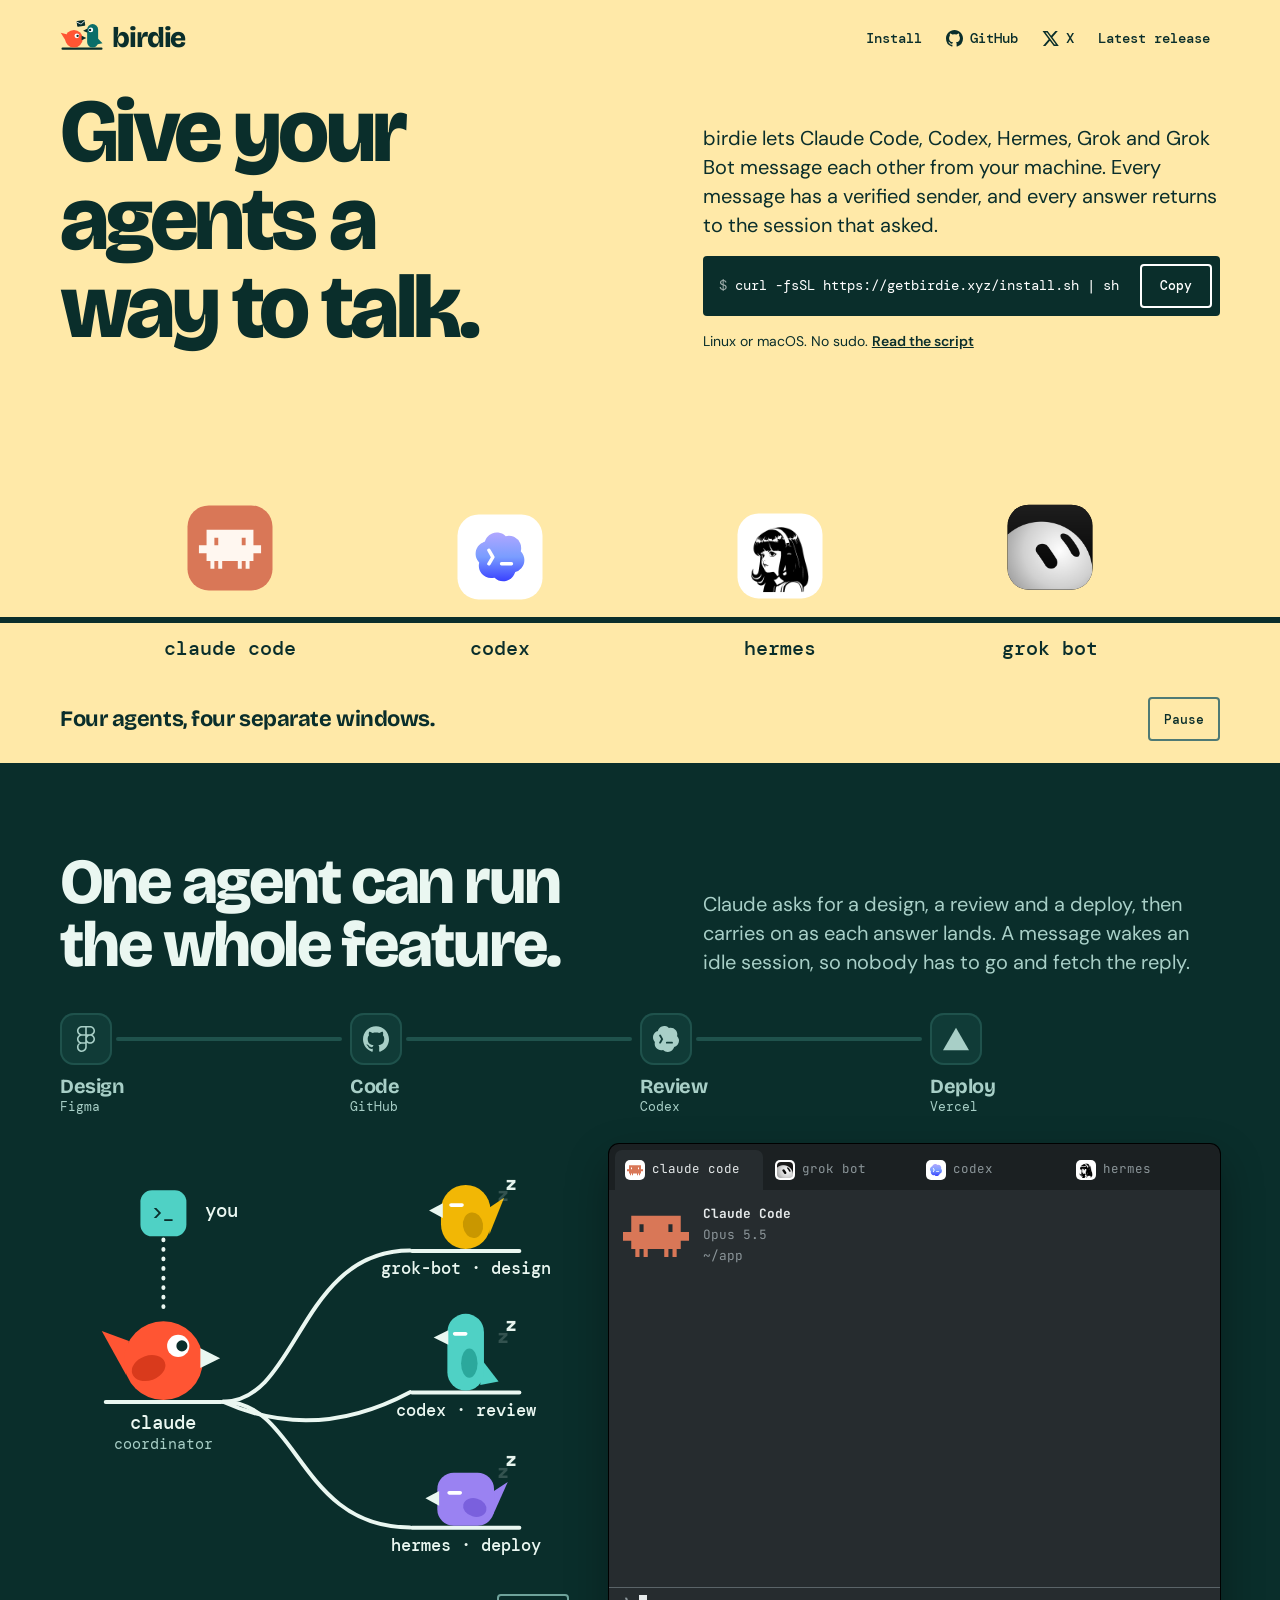
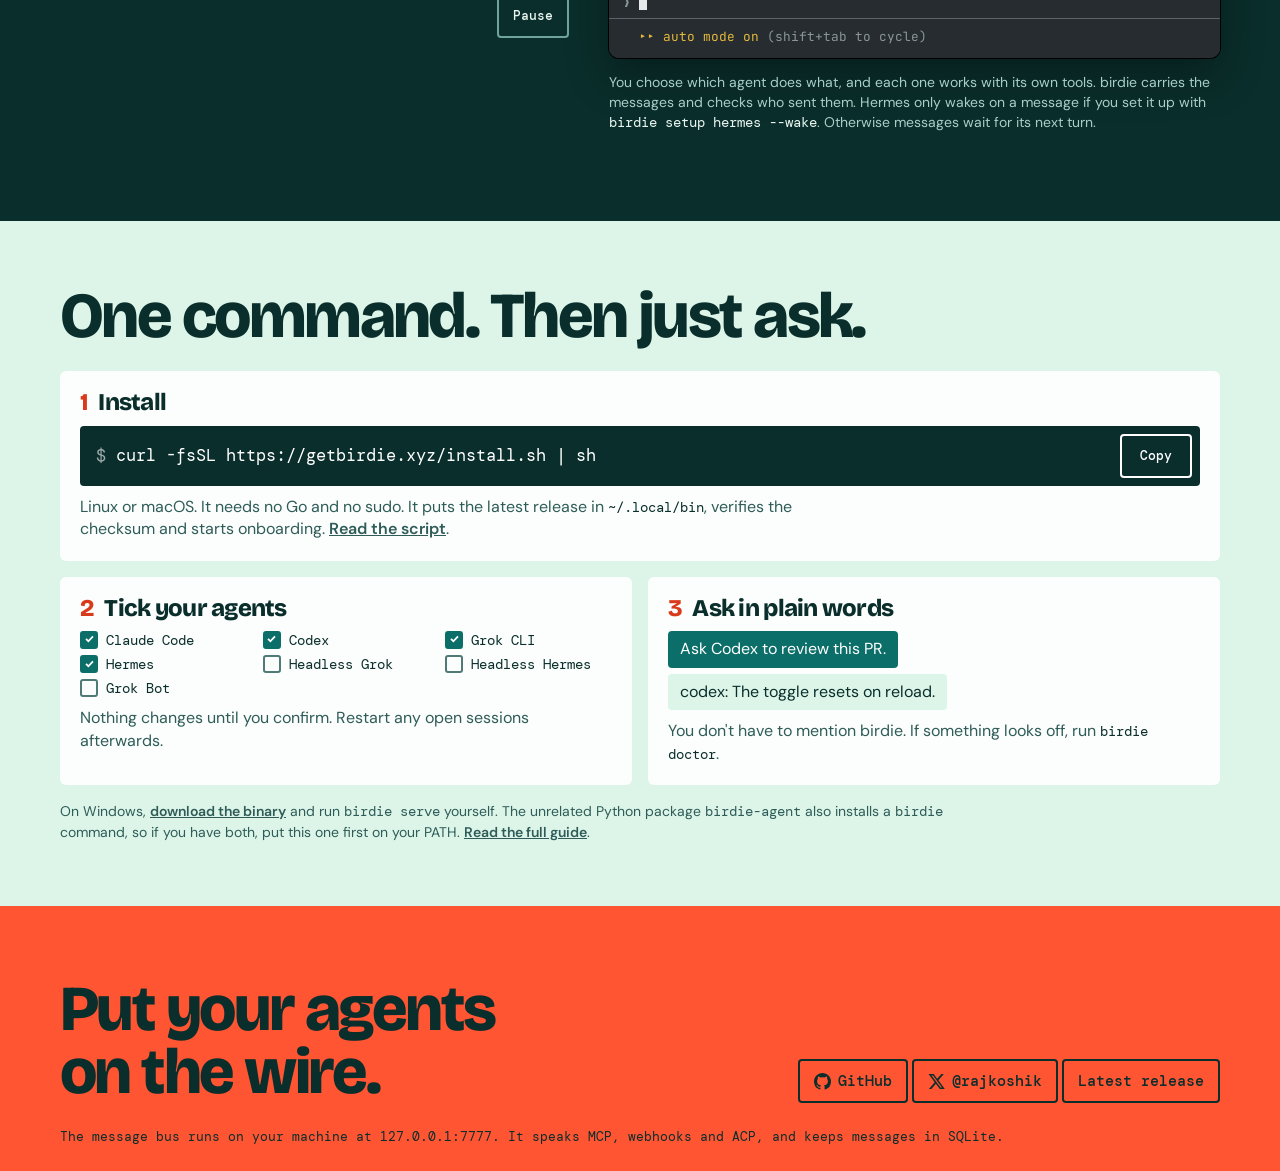
<file: site/index.html>
<!doctype html>
<html lang="en">
<head>
<meta charset="utf-8">
<meta name="viewport" content="width=device-width, initial-scale=1, viewport-fit=cover">
<title>birdie: give your agents a way to talk</title>
<meta name="description" content="birdie lets the AI agents on your machine message each other, with verified senders and answers that return to the session that asked.">
<meta property="og:title" content="birdie: give your agents a way to talk">
<meta property="og:description" content="birdie lets the AI agents on your machine message each other, with verified senders and answers that return to the session that asked.">
<link rel="icon" type="image/svg+xml" href="[data-uri]">
<link rel="preconnect" href="https://fonts.googleapis.com">
<link rel="preconnect" href="https://fonts.gstatic.com" crossorigin>
<link rel="stylesheet" href="https://fonts.googleapis.com/css2?family=Bricolage+Grotesque:opsz,wght@12..96,700;12..96,800&family=DM+Mono:wght@400;500&family=JetBrains+Mono:wght@400;700&family=DM+Sans:opsz,wght@9..40,400;9..40,500;9..40,600&display=swap">
<style>
/* Layout: one wire runs edge to edge through the hero, then three bands: night for the flow, ground for install, tomato to close.
   Colors and type are the birdie design tokens (design/tokens.json). */
:root {
  --tomato: #FF5533; --tomato-deep: #D93A1C; --brand-ink: #0A2E2B; --brand-butter: #FFE9A8; --brand-teal-bright: #4FD1C5;
  --ground: #DCF5E8; --surface: #FBFEFC; --stage: #FFE9A8; --ink: #0A2E2B; --ink-muted: #2F5C58; --divider: #B9DFCE; --border: #4F7A75;
  --action: #0A2E2B; --on-action: #FFFFFF; --action-hover: #0B6E69; --accent: #0B6E69; --on-accent: #FFFFFF; --focus: #0B6E69;
  --bird-line: #0A2E2B; --bird-eye: #FFFFFF; --bird-pupil: #0A2E2B; --letter: #FFFFFF; --letter-edge: #0A2E2B;
  --fold-request: #FF5533; --fold-reply: #0B6E69; --mark-letter: #0A2E2B; --mark-fold: #FFFFFF;
  --agent-1: #FF5533; --agent-1-wing: #D93A1C; --agent-1-on: #0A2E2B;
  --agent-2: #0B6E69; --agent-2-wing: #08524E; --agent-2-on: #FFFFFF;
  --agent-3: #F2B705; --agent-3-wing: #C99700; --agent-3-on: #0A2E2B;
  --agent-4: #6B4EE6; --agent-4-wing: #5238C2; --agent-4-on: #FFFFFF;
  --font-display: "Bricolage Grotesque", system-ui, sans-serif;
  --font-text: "DM Sans", system-ui, sans-serif;
  --font-mono: "DM Mono", ui-monospace, Menlo, Consolas, monospace;
  --gutter: clamp(16px, 4vw, 40px);
  --font-term: "JetBrains Mono", ui-monospace, Menlo, Consolas, monospace;
  --t-bg: #262C2F; --t-bar: #1B2022; --t-ink: #E6EAEB; --t-dim: #8B9599; --t-rule: #5A6468; --t-band: #3A4246; --t-crab: #D97757; --t-yellow: #E5B93C; --t-blue: #6CB2F0; --t-model: #E8DFA6; --t-green: #A9D47A; --t-gold: #FFD700; --t-bronze: #CD7F32; --t-cream: #FFF8DC;
  --c-bg: #FAFAF8; --c-in: #EDEDEB; --c-ink: #1B1B1A; --c-dim: #8A8A85; --c-line: #DEDED9;
}
@media (prefers-color-scheme: dark) {
  :root:not([data-theme="light"]) {
    color-scheme: dark;
    --ground: #0A2E2B; --surface: #103B37; --stage: #164541; --ink: #EAF7F1; --ink-muted: #A8CFC7; --divider: #1F524C; --border: #6FA39B;
    --action: #4FD1C5; --on-action: #0A2E2B; --action-hover: #7FE0D6; --accent: #4FD1C5; --on-accent: #0A2E2B; --focus: #4FD1C5;
    --bird-line: #EAF7F1; --mark-letter: #FFFFFF; --mark-fold: #0A2E2B;
    --agent-2: #4FD1C5; --agent-2-wing: #2BA89C; --agent-2-on: #0A2E2B;
    --agent-4: #9A82F2; --agent-4-wing: #7A60DD; --agent-4-on: #0A2E2B;
  }
}
:root[data-theme="dark"] {
  color-scheme: dark;
  --ground: #0A2E2B; --surface: #103B37; --stage: #164541; --ink: #EAF7F1; --ink-muted: #A8CFC7; --divider: #1F524C; --border: #6FA39B;
  --action: #4FD1C5; --on-action: #0A2E2B; --action-hover: #7FE0D6; --accent: #4FD1C5; --on-accent: #0A2E2B; --focus: #4FD1C5;
  --bird-line: #EAF7F1; --mark-letter: #FFFFFF; --mark-fold: #0A2E2B;
  --agent-2: #4FD1C5; --agent-2-wing: #2BA89C; --agent-2-on: #0A2E2B;
  --agent-4: #9A82F2; --agent-4-wing: #7A60DD; --agent-4-on: #0A2E2B;
}
/* The flow band is night in both themes. */
.night {
  --ground: #0A2E2B; --surface: #103B37; --stage: #164541; --ink: #EAF7F1; --ink-muted: #A8CFC7; --divider: #1F524C; --border: #6FA39B;
  --action: #4FD1C5; --on-action: #0A2E2B; --action-hover: #7FE0D6; --accent: #4FD1C5; --on-accent: #0A2E2B; --focus: #4FD1C5;
  --bird-line: #EAF7F1;
  --agent-2: #4FD1C5; --agent-2-wing: #2BA89C; --agent-2-on: #0A2E2B;
  --agent-4: #9A82F2; --agent-4-wing: #7A60DD; --agent-4-on: #0A2E2B;
  background: var(--ground); color: var(--ink);
}

* { box-sizing: border-box; }
html { scroll-behavior: smooth; }
@media (prefers-reduced-motion: reduce) { html { scroll-behavior: auto; } }
body { margin: 0; background: var(--ground); color: var(--ink); font: 400 17px/1.5 var(--font-text); overflow-x: clip; }
a { color: inherit; }
:focus-visible { outline: 2px solid var(--focus); outline-offset: 2px; border-radius: 4px; }
h1, h2, h3, p, ol, ul { margin: 0; padding: 0; }
ol, ul { list-style: none; }
h1, h2 { font-family: var(--font-display); font-weight: 800; letter-spacing: -0.04em; line-height: 0.98; text-wrap: balance; }
h1 { font-size: clamp(46px, 7vw, 92px); }
h2 { font-size: clamp(36px, 5vw, 64px); }
.wrap { max-width: 1240px; margin-inline: auto; padding-left: max(var(--gutter), env(safe-area-inset-left, 0px)); padding-right: max(var(--gutter), env(safe-area-inset-right, 0px)); }
.lede { font-size: clamp(17px, 1.6vw, 20px); line-height: 1.45; max-width: 58ch; }
code, .mono { font-family: var(--font-mono); }
.sprite { position: absolute; width: 0; height: 0; overflow: hidden; }

/* Header */
.top { display: flex; flex-wrap: wrap; align-items: center; justify-content: space-between; gap: 8px 20px; padding-block: 16px; }
.brand { display: inline-flex; align-items: center; gap: 8px; text-decoration: none; font: 800 28px/1 var(--font-display); letter-spacing: -0.04em; }
.brand svg { width: 44px; height: 44px; display: block; overflow: visible; }
.links { display: flex; flex-wrap: wrap; align-items: center; gap: 4px; font: 500 14px/1.2 var(--font-mono); }
.links a { display: inline-flex; align-items: center; gap: 7px; min-height: 44px; padding-inline: 10px; border-radius: 4px; text-decoration: none; white-space: nowrap; }
.links a:hover { background: color-mix(in srgb, var(--ink) 10%, transparent); }
.links svg { width: 17px; height: 17px; flex: none; fill: currentColor; }

/* Hero */
.hero { background: var(--stage); overflow-x: clip; }
.hero-copy { display: grid; grid-template-columns: minmax(0, 1.15fr) minmax(0, 1fr); gap: 20px 48px; align-items: end; padding-block: 12px 4px; }
.hero-side { display: flex; flex-direction: column; gap: 16px; min-width: 0; }
.stage { position: relative; padding-bottom: 20px; }
.stage svg { display: block; width: 100%; height: auto; overflow: visible; }
.stage-foot { display: flex; align-items: center; justify-content: space-between; gap: 16px; min-height: 48px; }
.caption { font: 700 clamp(17px, 1.9vw, 22px)/1.2 var(--font-display); letter-spacing: -0.02em; min-width: 0; }
.ctl { flex: none; min-height: 44px; padding: 0 14px; border: 2px solid var(--border); border-radius: 4px; background: transparent; color: var(--ink); font: 500 13px/1 var(--font-mono); cursor: pointer; }
.ctl:hover { background: color-mix(in srgb, var(--ink) 10%, transparent); }

/* Install command */
.cmd { display: flex; align-items: center; gap: 12px; padding: 8px 8px 8px 16px; border-radius: 4px; background: var(--action); color: var(--on-action); min-width: 0; }
.cmd code { flex: 1; min-width: 0; font-size: 14px; line-height: 1.45; overflow-wrap: anywhere; }
.cmd code::before { content: "$ "; opacity: 0.6; }
.cmd button { flex: none; min-height: 44px; min-width: 72px; padding: 0 12px; border: 2px solid var(--on-action); border-radius: 4px; background: transparent; color: var(--on-action); font: 500 13px/1 var(--font-mono); cursor: pointer; }
.cmd button:hover { background: color-mix(in srgb, var(--on-action) 16%, transparent); }
.cmd button:focus-visible { outline-color: var(--on-action); }

.hero-side .cmd code { font-size: 13.500px; }
.sh-note { font-size: 14px; line-height: 1.4; }
.sh-note a, .step p a { font-weight: 600; }

/* Flow */
.flow { padding-block: clamp(48px, 7vw, 88px); }
.flow-head { display: grid; grid-template-columns: minmax(0, 1.15fr) minmax(0, 1fr); gap: 16px 48px; align-items: end; }
.flow-head p { color: var(--ink-muted); }
.miles { display: grid; grid-template-columns: repeat(4, minmax(0, 1fr)); margin-block: 36px 28px; }
.miles li { position: relative; display: flex; flex-direction: column; gap: 10px; min-width: 0; }
.miles li:not(:last-child)::after { content: ""; position: absolute; top: 24px; left: 56px; right: 8px; height: 4px; border-radius: 2px; background: var(--divider); transition: background .3s; }
.miles li[data-s="done"]:not(:last-child)::after { background: var(--brand-teal-bright); }
.pi { display: grid; place-items: center; width: 52px; height: 52px; border-radius: 14px; background: var(--surface); color: var(--ink-muted); box-shadow: inset 0 0 0 2px var(--divider); transition: background .3s, color .3s, box-shadow .3s; }
.pi svg { width: 26px; height: 26px; display: block; }
.miles li[data-s="active"] .pi { background: var(--tomato); color: var(--brand-ink); box-shadow: 0 0 0 5px color-mix(in srgb, var(--tomato) 30%, transparent); }
.miles li[data-s="done"] .pi { background: var(--brand-teal-bright); color: var(--brand-ink); box-shadow: none; }
.pn { display: flex; flex-direction: column; gap: 1px; font: 700 clamp(16px, 1.6vw, 20px)/1.15 var(--font-display); letter-spacing: -0.02em; color: var(--ink-muted); transition: color .3s; }
.pn small { font: 400 13px/1.3 var(--font-mono); letter-spacing: 0; color: var(--ink-muted); }
.miles li[data-s="active"] .pn, .miles li[data-s="done"] .pn { color: var(--ink); }
.flow-grid { display: grid; grid-template-columns: minmax(0, 1fr) minmax(0, 1.2fr); gap: 24px 40px; align-items: start; }
.flow-stage { min-width: 0; }
.flow-stage svg { display: block; width: 100%; height: auto; }
.flow-foot { display: flex; justify-content: flex-end; }
.flow-side { min-width: 0; }
.sr { position: absolute; width: 1px; height: 1px; overflow: hidden; clip-path: inset(50%); white-space: nowrap; }

/* One real-looking screen per agent, shown while that agent is acting. */
.desk { border-radius: 10px; overflow: hidden; background: var(--t-bar); box-shadow: 0 0 0 1px #000, 0 18px 44px rgb(0 0 0 / 0.32); }
.tabs { display: flex; gap: 2px; padding: 6px 6px 0; overflow-x: auto; scrollbar-width: none; }
.tab { display: inline-flex; align-items: center; gap: 7px; flex: 1 1 0; min-width: 0; min-height: 40px; padding: 0 10px; border: 0; border-radius: 7px 7px 0 0; background: transparent; color: var(--t-dim); font: 400 12.500px/1 var(--font-term); white-space: nowrap; cursor: pointer; }
.tab:hover { color: var(--t-ink); }
.tab[aria-pressed="true"] { background: var(--t-bg); color: var(--t-ink); }
.tab[data-w="grokbot"][aria-pressed="true"] { background: var(--c-bg); color: var(--c-ink); }
.tab:focus-visible { outline-offset: -2px; }
.tab i { display: grid; place-items: center; flex: none; width: 20px; height: 20px; border-radius: 5px; background: #FFFFFF; }
.tab svg { width: 16px; height: 16px; display: block; }
.wins { position: relative; height: 468px; background: var(--t-bg); }
.win { position: absolute; inset: 0; display: flex; flex-direction: column; opacity: 0; visibility: hidden; transition: opacity .22s, visibility 0s .22s; }
.win.on { opacity: 1; visibility: visible; transition: opacity .22s; }
/* Lines fill from the top; once full, the newest stay in view and old ones scroll off. */
.scr { flex: 1; min-height: 0; display: flex; flex-direction: column-reverse; overflow: hidden; padding: 14px 14px 10px; }
.col { flex: none; display: flex; flex-direction: column; gap: 9px; margin-bottom: auto; }
.term { background: var(--t-bg); color: var(--t-ink); font: 400 clamp(12px, 1vw, 13.500px)/1.5 var(--font-term); }
.ln { flex: none; overflow-wrap: anywhere; }
.ln .r { visibility: hidden; }
.dim { color: var(--t-dim); }
.term b { font-weight: 700; }
.sh { background: linear-gradient(90deg, currentColor 35%, #FFFFFF 50%, currentColor 65%); background-size: 240% 100%; -webkit-background-clip: text; background-clip: text; -webkit-text-fill-color: transparent; animation: shimmer 1.8s linear infinite; }
@keyframes shimmer { from { background-position: 120% 0; } to { background-position: -120% 0; } }
.banner { display: grid; grid-template-columns: auto minmax(0, 1fr); gap: 2px 14px; align-items: center; }
.banner svg { width: 66px; height: 66px; grid-row: span 3; color: var(--t-crab); margin-block: -6px; }
.cur { display: inline-block; width: 0.6em; height: 1.15em; margin-right: -0.6em; vertical-align: -0.2em; background: currentColor; }
.win:not(.on) .cur { visibility: hidden; }
/* Claude Code */
.w-claude .band { margin-inline: -14px; padding: 2px 14px; background: #30373A; }
.w-claude .prompt { color: var(--t-dim); }
.w-claude .tool { color: var(--t-dim); margin-left: 2ch; }
.w-claude .spin { color: var(--t-crab); }
.w-claude .spin .dim { color: var(--t-dim); }
.msgin { display: grid; grid-template-columns: auto minmax(0, 1fr); gap: 1ch; }
.msgin > span:first-child { color: var(--t-dim); }
.msgin b { font-weight: 400; color: var(--t-crab); }
.comp-claude { flex: none; padding: 0 14px 12px; }
.comp-claude .box { border-block: 1px solid var(--t-rule); margin-inline: -14px; padding: 5px 14px; min-height: 2.2em; }
.comp-claude .auto { margin-top: 8px; padding-left: 2ch; color: var(--t-yellow); }
/* Codex */
.w-codex .band { margin-inline: -14px; padding: 8px 14px; background: var(--t-band); }
.w-codex .blt { color: var(--t-dim); }
.w-codex .blt-on { color: var(--t-green); }
.w-codex .out { display: block; padding-left: 2ch; color: var(--t-dim); }
.w-codex .fn { color: var(--t-blue); }
.w-codex .box { display: inline-block; padding: 6px 12px; border: 1px solid var(--t-rule); border-radius: 4px; }
.comp-codex { flex: none; }
.comp-codex .input { padding: 12px 14px; background: var(--t-band); }
.comp-codex .ph { color: var(--t-dim); }
.comp-codex .meta { padding: 8px 14px 12px; color: var(--t-model); }
/* Hermes */
.w-hermes .gold { color: var(--t-gold); font-weight: 700; }
.w-hermes .acc { color: var(--t-cream); }
.w-hermes .box { display: inline-block; padding: 6px 12px; border: 1px solid var(--t-bronze); border-radius: 4px; color: var(--t-cream); }
.w-hermes .bar { display: block; width: min(40ch, 100%); height: 1px; margin-bottom: 4px; background: var(--t-gold); }
.comp-hermes { flex: none; padding: 0 14px 12px; }
.comp-hermes .rule { display: flex; align-items: center; color: var(--t-bronze); white-space: nowrap; overflow: hidden; }
.comp-hermes .rule::after { content: ""; flex: 1; height: 1px; background: var(--t-bronze); }
.comp-hermes .rule::before { content: ""; flex: none; width: 2ch; height: 1px; background: var(--t-bronze); }
.comp-hermes .rule b { font-weight: 400; color: var(--t-gold); }
.comp-hermes .rule b:not(:empty) { padding-inline: 1ch; }
.comp-hermes .input { padding-block: 5px; }
.comp-hermes .low { height: 1px; background: var(--t-bronze); }
.comp-hermes .meta { padding-top: 7px; color: var(--t-dim); overflow-wrap: anywhere; }
/* Grok Bot's chat window */
.w-grokbot { background: var(--c-bg); color: var(--c-ink); font: 400 15px/1.35 var(--font-text); }
.w-grokbot .col { gap: 6px; margin-bottom: 0; }
.w-grokbot .when { align-self: center; color: var(--c-dim); font-size: 12px; margin-block: 2px 8px; }
.bub { flex: none; max-width: 82%; padding: 8px 13px; border-radius: 16px; background: var(--c-in); color: var(--c-ink); align-self: flex-start; }
.bub.me { align-self: flex-end; background: #1B1B1A; color: #FFFFFF; }
.bub.me + .bub:not(.me), .bub:not(.me) + .bub.me { margin-top: 10px; }
.act { flex: none; display: flex; align-items: center; gap: 9px; margin-top: 4px; color: var(--c-dim); font-size: 14px; }
.act .sh { background-image: linear-gradient(90deg, #8A8A85 35%, #1B1B1A 50%, #8A8A85 65%); }
.eyes { display: inline-flex; align-items: center; justify-content: center; gap: 2.500px; flex: none; width: 24px; height: 24px; border-radius: 50%; background: #111111; }
.eyes i { width: 4.500px; height: 10px; border-radius: 3px; background: #FFFFFF; transform: rotate(12deg); animation: look 2.4s ease-in-out infinite; }
@keyframes look { 0%, 44%, 56%, 100% { transform: rotate(12deg) scaleY(1); } 50% { transform: rotate(12deg) scaleY(0.15); } }
.chatbox { flex: none; display: flex; align-items: center; gap: 8px; margin: 2px 14px 14px; padding: 6px 7px; border: 1px solid var(--c-line); border-radius: 22px; background: #FFFFFF; color: var(--c-dim); font-size: 14px; }
.chatbox span { flex: 1; min-width: 0; }
.chatbox .ci { display: grid; place-items: center; flex: none; width: 28px; height: 28px; border-radius: 50%; background: #EFEFEC; color: #55554F; font-size: 17px; line-height: 1; }
.chatbox .wave { background: #111111; color: #FFFFFF; font-size: 11px; letter-spacing: -1px; }
.note { margin-top: 14px; font-size: 14px; line-height: 1.45; color: var(--ink-muted); }
.note code { white-space: nowrap; color: var(--ink); }
[hidden] { display: none !important; }

/* Install */
.install { padding-block: clamp(40px, 5vw, 64px); }
.install h2 { margin-bottom: 24px; }
.steps { display: grid; grid-template-columns: repeat(2, minmax(0, 1fr)); gap: 16px; }
.step { display: flex; flex-direction: column; gap: 10px; min-width: 0; padding: 18px 20px 20px; border-radius: 6px; background: var(--surface); }
.step-1 { grid-column: 1 / -1; }
.step h3 { display: flex; align-items: baseline; gap: 10px; font: 800 24px/1.1 var(--font-display); letter-spacing: -0.03em; }
.step h3 span { color: var(--tomato-deep); }
:root[data-theme="dark"] .step h3 span { color: var(--tomato); }
@media (prefers-color-scheme: dark) { :root:not([data-theme="light"]) .step h3 span { color: var(--tomato); } }
.step p { font-size: 16px; line-height: 1.4; color: var(--ink-muted); max-width: 70ch; }
.step code.inl { font-size: 14px; color: var(--ink); }
.step-1 .cmd code { font-size: clamp(13px, 1.5vw, 17px); }
.ticks { display: grid; grid-template-columns: repeat(auto-fit, minmax(150px, 1fr)); gap: 6px 16px; font: 400 14px/1.3 var(--font-mono); }
.ticks li { display: flex; align-items: center; gap: 8px; min-width: 0; }
.ticks i { flex: none; display: grid; place-items: center; width: 18px; height: 18px; border: 2px solid var(--border); border-radius: 3px; }
.ticks .on i { background: var(--accent); border-color: var(--accent); }
.ticks svg { width: 11px; height: 11px; fill: var(--on-accent); }
.chat { display: flex; flex-direction: column; gap: 6px; align-items: flex-start; }
.chat span { max-width: 100%; padding: 8px 12px; border-radius: 4px; font-size: 16px; line-height: 1.3; }
.chat .me { background: var(--accent); color: var(--on-accent); }
.chat .them { background: var(--ground); color: var(--ink); }
.fine { margin-top: 16px; font-size: 14px; line-height: 1.45; color: var(--ink-muted); max-width: 95ch; }
.fine a { font-weight: 600; }

/* Close */
.close { background: var(--tomato); color: var(--brand-ink); --focus: var(--brand-ink); }
.close-in { display: grid; grid-template-columns: minmax(0, 1fr) auto; gap: 24px 48px; align-items: end; padding-block: clamp(40px, 6vw, 72px) 24px; }
.close h2 { max-width: 12ch; }
.close .links { font-size: 15px; justify-content: flex-end; }
.close .links a { border: 2px solid var(--brand-ink); padding-inline: 14px; }
.close .links a:hover { background: var(--brand-ink); color: var(--tomato); }
.close-note { padding-bottom: 24px; font: 400 13px/1.5 var(--font-mono); }

@media (max-width: 1180px) {
  .tab { flex: 0 0 auto; padding: 0 9px; }
  .tab[aria-pressed="true"] { flex: 1 1 auto; }
  .tab:not([aria-pressed="true"]) .nm { display: none; }
}
@media (max-width: 900px) {
  .hero-copy, .flow-head, .flow-grid, .close-in { grid-template-columns: minmax(0, 1fr); }
  .close .links { justify-content: flex-start; }
}
@media (max-width: 640px) {
  .steps { grid-template-columns: minmax(0, 1fr); }
  .pi { width: 44px; height: 44px; border-radius: 12px; }
  .pi svg { width: 22px; height: 22px; }
  .miles li:not(:last-child)::after { top: 20px; left: 48px; right: 4px; }
  .pn small { font-size: 12px; }
  .wins { height: 452px; }
  .w-grokbot { font-size: 14.500px; }
  .links a { padding-inline: 8px; }
  .cmd { flex-wrap: wrap; }
  .cmd code { flex-basis: 100%; }
  .cmd button { flex: 1; }
}
@media (prefers-reduced-motion: reduce) { .pi, .pn, .miles li::after { transition: none; } .win { transition: none; } .sh { animation: none; background: none; -webkit-text-fill-color: currentColor; } .eyes i { animation: none; } }
</style>
</head>
<body>
<svg class="sprite" aria-hidden="true" focusable="false"><symbol id="i-claudecode" viewBox="0 0 24 24" fill="currentColor"><g fill-rule="evenodd"><path clip-rule="evenodd" d="M20.998 10.949H24v3.102h-3v3.028h-1.487V20H18v-2.921h-1.487V20H15v-2.921H9V20H7.488v-2.921H6V20H4.487v-2.921H3V14.05H0V10.95h3V5h17.998v5.949zM6 10.949h1.488V8.102H6v2.847zm10.51 0H18V8.102h-1.49v2.847z"></path></g></symbol><symbol id="i-codex" viewBox="0 0 24 24" fill="currentColor"><path d="M9.064 3.344a4.578 4.578 0 012.285-.312c1 .115 1.891.54 2.673 1.275.01.01.024.017.037.021a.09.09 0 00.043 0 4.55 4.55 0 013.046.275l.047.022.116.057a4.581 4.581 0 012.188 2.399c.209.51.313 1.041.315 1.595a4.24 4.24 0 01-.134 1.223.123.123 0 00.03.115c.594.607.988 1.33 1.183 2.17.289 1.425-.007 2.71-.887 3.854l-.136.166a4.548 4.548 0 01-2.201 1.388.123.123 0 00-.081.076c-.191.551-.383 1.023-.74 1.494-.9 1.187-2.222 1.846-3.711 1.838-1.187-.006-2.239-.44-3.157-1.302a.107.107 0 00-.105-.024c-.388.125-.78.143-1.204.138a4.441 4.441 0 01-1.945-.466 4.544 4.544 0 01-1.61-1.335c-.152-.202-.303-.392-.414-.617a5.81 5.81 0 01-.37-.961 4.582 4.582 0 01-.014-2.298.124.124 0 00.006-.056.085.085 0 00-.027-.048 4.467 4.467 0 01-1.034-1.651 3.896 3.896 0 01-.251-1.192 5.189 5.189 0 01.141-1.6c.337-1.112.982-1.985 1.933-2.618.212-.141.413-.251.601-.33.215-.089.43-.164.646-.227a.098.098 0 00.065-.066 4.51 4.51 0 01.829-1.615 4.535 4.535 0 011.837-1.388zm3.482 10.565a.637.637 0 000 1.272h3.636a.637.637 0 100-1.272h-3.636zM8.462 9.23a.637.637 0 00-1.106.631l1.272 2.224-1.266 2.136a.636.636 0 101.095.649l1.454-2.455a.636.636 0 00.005-.64L8.462 9.23z" fill="url(#lobe-icons-codex-_R_0_)"></path><defs><linearGradient gradientUnits="userSpaceOnUse" id="lobe-icons-codex-_R_0_" x1="12" x2="12" y1="3" y2="21"><stop stop-color="#B1A7FF"></stop><stop offset=".5" stop-color="#7A9DFF"></stop><stop offset="1" stop-color="#3941FF"></stop></linearGradient></defs></symbol><symbol id="i-codex-mono" viewBox="0 0 24 24" fill="currentColor"><g fill-rule="evenodd"><path clip-rule="evenodd" d="M8.086.457a6.105 6.105 0 013.046-.415c1.333.153 2.521.72 3.564 1.7a.117.117 0 00.107.029c1.408-.346 2.762-.224 4.061.366l.063.03.154.076c1.357.703 2.33 1.77 2.918 3.198.278.679.418 1.388.421 2.126a5.655 5.655 0 01-.18 1.631.167.167 0 00.04.155 5.982 5.982 0 011.578 2.891c.385 1.901-.01 3.615-1.183 5.14l-.182.22a6.063 6.063 0 01-2.934 1.851.162.162 0 00-.108.102c-.255.736-.511 1.364-.987 1.992-1.199 1.582-2.962 2.462-4.948 2.451-1.583-.008-2.986-.587-4.21-1.736a.145.145 0 00-.14-.032c-.518.167-1.04.191-1.604.185a5.924 5.924 0 01-2.595-.622 6.058 6.058 0 01-2.146-1.781c-.203-.269-.404-.522-.551-.821a7.74 7.74 0 01-.495-1.283 6.11 6.11 0 01-.017-3.064.166.166 0 00.008-.074.115.115 0 00-.037-.064 5.958 5.958 0 01-1.38-2.202 5.196 5.196 0 01-.333-1.589 6.915 6.915 0 01.188-2.132c.45-1.484 1.309-2.648 2.577-3.493.282-.188.55-.334.802-.438.286-.12.573-.22.861-.304a.129.129 0 00.087-.087A6.016 6.016 0 015.635 2.31C6.315 1.464 7.132.846 8.086.457zm-.804 7.85a.848.848 0 00-1.473.842l1.694 2.965-1.688 2.848a.849.849 0 001.46.864l1.94-3.272a.849.849 0 00.007-.854l-1.94-3.393zm5.446 6.24a.849.849 0 000 1.695h4.848a.849.849 0 000-1.696h-4.848z"></path></g></symbol><symbol id="i-grokbot" viewBox="0 0 256 256"><clipPath id="grokbot-tile"><rect width="256" height="256" rx="64"/></clipPath><image href="[data-uri]" width="256" height="256" clip-path="url(#grokbot-tile)"/></symbol><symbol id="i-hermes" viewBox="0 0 180 180"><image href="[data-uri]" width="180" height="180"/></symbol><symbol id="i-figma" viewBox="0 0 24 24" fill="currentColor"><path d="M15.852 8.981h-4.588V0h4.588c2.476 0 4.49 2.014 4.49 4.49s-2.014 4.491-4.49 4.491zM12.735 7.51h3.117c1.665 0 3.019-1.355 3.019-3.019s-1.355-3.019-3.019-3.019h-3.117V7.51zm0 1.471H8.148c-2.476 0-4.49-2.014-4.49-4.49S5.672 0 8.148 0h4.588v8.981zm-4.587-7.51c-1.665 0-3.019 1.355-3.019 3.019s1.354 3.02 3.019 3.02h3.117V1.471H8.148zm4.587 15.019H8.148c-2.476 0-4.49-2.014-4.49-4.49s2.014-4.49 4.49-4.49h4.588v8.98zM8.148 8.981c-1.665 0-3.019 1.355-3.019 3.019s1.355 3.019 3.019 3.019h3.117V8.981H8.148zM8.172 24c-2.489 0-4.515-2.014-4.515-4.49s2.014-4.49 4.49-4.49h4.588v4.441c0 2.503-2.047 4.539-4.563 4.539zm-.024-7.51a3.023 3.023 0 0 0-3.019 3.019c0 1.665 1.365 3.019 3.044 3.019 1.705 0 3.093-1.376 3.093-3.068v-2.97H8.148zm7.704 0h-.098c-2.476 0-4.49-2.014-4.49-4.49s2.014-4.49 4.49-4.49h.098c2.476 0 4.49 2.014 4.49 4.49s-2.014 4.49-4.49 4.49zm-.097-7.509c-1.665 0-3.019 1.355-3.019 3.019s1.355 3.019 3.019 3.019h.098c1.665 0 3.019-1.355 3.019-3.019s-1.355-3.019-3.019-3.019h-.098z"/></symbol><symbol id="i-github" viewBox="0 0 24 24" fill="currentColor"><path d="M12 .297c-6.63 0-12 5.373-12 12 0 5.303 3.438 9.8 8.205 11.385.6.113.82-.258.82-.577 0-.285-.01-1.04-.015-2.04-3.338.724-4.042-1.61-4.042-1.61C4.422 18.07 3.633 17.7 3.633 17.7c-1.087-.744.084-.729.084-.729 1.205.084 1.838 1.236 1.838 1.236 1.07 1.835 2.809 1.305 3.495.998.108-.776.417-1.305.76-1.605-2.665-.3-5.466-1.332-5.466-5.93 0-1.31.465-2.38 1.235-3.22-.135-.303-.54-1.523.105-3.176 0 0 1.005-.322 3.3 1.23.96-.267 1.98-.399 3-.405 1.02.006 2.04.138 3 .405 2.28-1.552 3.285-1.23 3.285-1.23.645 1.653.24 2.873.12 3.176.765.84 1.23 1.91 1.23 3.22 0 4.61-2.805 5.625-5.475 5.92.42.36.81 1.096.81 2.22 0 1.606-.015 2.896-.015 3.286 0 .315.21.69.825.57C20.565 22.092 24 17.592 24 12.297c0-6.627-5.373-12-12-12"/></symbol><symbol id="i-vercel" viewBox="0 0 24 24" fill="currentColor"><path d="m12 1.608 12 20.784H0Z"/></symbol></svg>

<header class="hero" id="top">
  <div class="wrap">
    <nav class="top" aria-label="Main">
      <a class="brand" href="#top" aria-label="birdie home">
        <svg viewBox="0 0 120 120" aria-hidden="true"><rect class="lg-wire" x="4" y="86" width="112" height="6" rx="3" style="fill:var(--bird-line)"/><path class="lg-dot-tail" style="fill:var(--tomato)" d="M18 50 L2 46 L16 68 Z"/><circle class="lg-dot" cx="38" cy="62" r="24" style="fill:var(--tomato)"/><path class="lg-dot-beak" style="fill:var(--bird-line)" d="M59 54 L72 60 L59 66 Z"/><g class="lg-dot-eye"><circle cx="46" cy="54" r="6.5" fill="#FFFFFF"/><circle cx="48" cy="54" r="3.2" fill="#0A2E2B"/></g><path class="lg-dash-tail" style="fill:var(--agent-2)" d="M100 58 L116 74 L100 78 Z"/><rect class="lg-dash" x="74" y="22" width="30" height="64" rx="15" style="fill:var(--agent-2)"/><path class="lg-dash-beak" style="fill:var(--bird-line)" d="M75 34 L63 40 L75 46 Z"/><g class="lg-dash-eye"><circle cx="84" cy="38" r="6.5" fill="#FFFFFF"/><circle cx="82" cy="38" r="3.2" fill="#0A2E2B"/></g><g class="lg-letter"><g transform="rotate(-8 57 20)"><rect x="46" y="12" width="22" height="16" rx="2" style="fill:var(--mark-letter)"/><path style="fill:var(--mark-fold)" d="M46 13.5 L57 21 L68 13.5 L68 16 L57 23.5 L46 16 Z"/></g></g></svg>
        birdie
      </a>
      <div class="links">
        <a href="#install">Install</a>
        <a href="https://github.com/koshikraj/birdie"><svg viewBox="0 0 16 16" aria-hidden="true"><path d="M8 0C3.58 0 0 3.58 0 8a8 8 0 0 0 5.47 7.59c.4.07.55-.17.55-.38v-1.34c-2.23.48-2.7-1.07-2.7-1.07-.36-.92-.89-1.17-.89-1.17-.73-.5.05-.49.05-.49.8.06 1.23.83 1.23.83.71 1.22 1.87.87 2.33.66.07-.52.28-.87.5-1.07-1.77-.2-3.64-.89-3.64-3.95 0-.87.31-1.59.82-2.15-.08-.2-.36-1.02.08-2.12 0 0 .67-.21 2.2.82a7.6 7.6 0 0 1 4 0c1.53-1.04 2.2-.82 2.2-.82.44 1.1.16 1.92.08 2.12.51.56.82 1.27.82 2.15 0 3.07-1.87 3.75-3.65 3.95.29.25.54.73.54 1.48v2.2c0 .21.15.46.55.38A8 8 0 0 0 16 8c0-4.42-3.58-8-8-8Z"/></svg>GitHub</a>
        <a href="https://x.com/rajkoshik"><svg viewBox="0 0 16 16" aria-hidden="true"><path d="M12.6 1h2.3L9.8 6.8 15.8 15h-4.7L7.4 10.100 3.200 15H.9l5.400-6.200L.5 1h4.800l3.300 4.500L12.600 1Zm-.8 12.600h1.300L4.700 2.300H3.300l8.500 11.300Z"/></svg>X</a>
        <a href="https://github.com/koshikraj/birdie/releases/latest" data-release>Latest release</a>
      </div>
    </nav>
    <div class="hero-copy">
      <h1>Give your agents a way to talk.</h1>
      <div class="hero-side">
        <p class="lede">birdie lets Claude Code, Codex, Hermes, Grok and Grok Bot message each other from your machine. Every message has a verified sender, and every answer returns to the session that asked.</p>
        <div class="cmd"><code>curl -fsSL https://getbirdie.xyz/install.sh | sh</code><button type="button" id="copy-hero" data-copy>Copy</button></div>
        <p class="sh-note">Linux or macOS. No sudo. <a href="https://github.com/koshikraj/birdie/blob/main/install.sh">Read the script</a></p>
      </div>
    </div>
    <div class="stage">
      <svg id="hero-svg" role="img" aria-label="The app icons of Claude Code, Codex, Hermes and Grok Bot land on a wire and turn into birds. They pass letters along the wire and answer each other, then turn back into icons."></svg>
      <div class="stage-foot">
        <p class="caption" id="hero-caption">Four agents, four separate windows.</p>
        <button type="button" class="ctl" id="hero-ctl">Pause</button>
      </div>
    </div>
  </div>
</header>

<main>
  <section class="night flow" aria-labelledby="flow-title">
    <div class="wrap">
      <div class="flow-head">
        <h2 id="flow-title">One agent can run the whole feature.</h2>
        <p class="lede">Claude asks for a design, a review and a deploy, then carries on as each answer lands. A message wakes an idle session, so nobody has to go and fetch the reply.</p>
      </div>
      <ol class="miles" aria-label="Feature pipeline">
        <li data-m="0" data-s="done"><span class="pi"><svg aria-hidden="true"><use href="#i-figma"/></svg></span><span class="pn">Design<small>Figma</small></span></li>
        <li data-m="1" data-s="done"><span class="pi"><svg aria-hidden="true"><use href="#i-github"/></svg></span><span class="pn">Code<small>GitHub</small></span></li>
        <li data-m="2" data-s="done"><span class="pi"><svg aria-hidden="true"><use href="#i-codex-mono"/></svg></span><span class="pn">Review<small>Codex</small></span></li>
        <li data-m="3" data-s="done"><span class="pi"><svg aria-hidden="true"><use href="#i-vercel"/></svg></span><span class="pn">Deploy<small>Vercel</small></span></li>
      </ol>
      <div class="flow-grid">
        <div class="flow-stage">
          <svg id="flow-svg" viewBox="0 0 640 566" role="img" aria-label="A red bird named claude sits at the center of three wires. Letters travel to grok-bot for design, codex for review and hermes for deploy, and answers travel back."></svg>
          <div class="flow-foot"><button type="button" class="ctl" id="flow-ctl">Play</button></div>
        </div>
        <div class="flow-side">
          <div class="desk">
            <div class="tabs" id="tabs" role="group" aria-label="Show an agent's screen"></div>
            <div class="wins" id="wins" aria-hidden="true"></div>
          </div>
          <ol class="sr" id="transcript" aria-label="Example messages"></ol>
          <p class="note">You choose which agent does what, and each one works with its own tools. birdie carries the messages and checks who sent them. Hermes only wakes on a message if you set it up with <code>birdie setup hermes --wake</code>. Otherwise messages wait for its next turn.</p>
        </div>
      </div>
    </div>
  </section>

  <section class="install wrap" id="install" aria-labelledby="install-title">
    <h2 id="install-title">One command. Then just ask.</h2>
    <ol class="steps">
      <li class="step step-1">
        <h3><span>1</span>Install</h3>
        <div class="cmd"><code>curl -fsSL https://getbirdie.xyz/install.sh | sh</code><button type="button" id="copy-install" data-copy>Copy</button></div>
        <p>Linux or macOS. It needs no Go and no sudo. It puts the latest release in <code class="inl">~/.local/bin</code>, verifies the checksum and starts onboarding. <a href="https://github.com/koshikraj/birdie/blob/main/install.sh">Read the script</a>.</p>
      </li>
      <li class="step">
        <h3><span>2</span>Tick your agents</h3>
        <ul class="ticks" aria-label="Agents you can connect">
          <li class="on"><i><svg viewBox="0 0 12 12" aria-hidden="true"><path d="M1.500 6 2.900 4.600 4.800 6.500 9.100 2 10.500 3.400 4.800 9.300Z"/></svg></i>Claude Code</li>
          <li class="on"><i><svg viewBox="0 0 12 12" aria-hidden="true"><path d="M1.500 6 2.900 4.600 4.800 6.500 9.100 2 10.500 3.400 4.800 9.300Z"/></svg></i>Codex</li>
          <li class="on"><i><svg viewBox="0 0 12 12" aria-hidden="true"><path d="M1.500 6 2.900 4.600 4.800 6.500 9.100 2 10.500 3.400 4.800 9.300Z"/></svg></i>Grok CLI</li>
          <li class="on"><i><svg viewBox="0 0 12 12" aria-hidden="true"><path d="M1.500 6 2.900 4.600 4.800 6.500 9.100 2 10.500 3.400 4.800 9.300Z"/></svg></i>Hermes</li>
          <li><i></i>Headless Grok</li>
          <li><i></i>Headless Hermes</li>
          <li><i></i>Grok Bot</li>
        </ul>
        <p>Nothing changes until you confirm. Restart any open sessions afterwards.</p>
      </li>
      <li class="step">
        <h3><span>3</span>Ask in plain words</h3>
        <div class="chat"><span class="me">Ask Codex to review this PR.</span><span class="them">codex: The toggle resets on reload.</span></div>
        <p>You don't have to mention birdie. If something looks off, run <code class="inl">birdie doctor</code>.</p>
      </li>
    </ol>
    <p class="fine">On Windows, <a href="https://github.com/koshikraj/birdie/releases/latest">download the binary</a> and run <code>birdie serve</code> yourself. The unrelated Python package <code>birdie-agent</code> also installs a <code>birdie</code> command, so if you have both, put this one first on your PATH. <a href="https://github.com/koshikraj/birdie#readme">Read the full guide</a>.</p>
  </section>
</main>

<footer class="close">
  <div class="wrap">
    <div class="close-in">
      <h2>Put your agents on the wire.</h2>
      <div class="links">
        <a href="https://github.com/koshikraj/birdie"><svg viewBox="0 0 16 16" aria-hidden="true"><path d="M8 0C3.58 0 0 3.58 0 8a8 8 0 0 0 5.47 7.59c.4.07.55-.17.55-.38v-1.34c-2.23.48-2.7-1.07-2.7-1.07-.36-.92-.89-1.17-.89-1.17-.73-.5.05-.49.05-.49.8.06 1.23.83 1.23.83.71 1.22 1.87.87 2.33.66.07-.52.28-.87.5-1.07-1.77-.2-3.64-.89-3.64-3.95 0-.87.31-1.59.82-2.15-.08-.2-.36-1.02.08-2.12 0 0 .67-.21 2.2.82a7.6 7.6 0 0 1 4 0c1.53-1.04 2.2-.82 2.2-.82.44 1.1.16 1.92.08 2.12.51.56.82 1.27.82 2.15 0 3.07-1.87 3.75-3.65 3.95.29.25.54.73.54 1.48v2.2c0 .21.15.46.55.38A8 8 0 0 0 16 8c0-4.42-3.58-8-8-8Z"/></svg>GitHub</a>
        <a href="https://x.com/rajkoshik"><svg viewBox="0 0 16 16" aria-hidden="true"><path d="M12.6 1h2.3L9.8 6.8 15.8 15h-4.7L7.4 10.100 3.200 15H.9l5.400-6.200L.5 1h4.800l3.300 4.500L12.600 1Zm-.8 12.600h1.300L4.700 2.300H3.300l8.500 11.300Z"/></svg>@rajkoshik</a>
        <a href="https://github.com/koshikraj/birdie/releases/latest" data-release>Latest release</a>
      </div>
    </div>
    <p class="close-note">The message bus runs on your machine at 127.0.0.1:7777. It speaks MCP, webhooks and ACP, and keeps messages in SQLite.</p>
  </div>
</footer>

<script>
(function () {
  "use strict";
  var NS = "http://www.w3.org/2000/svg";
  var reduced = window.matchMedia("(prefers-reduced-motion: reduce)");

  /* ---------- helpers ---------- */
  function el(name, attrs, parent, text) {
    var n = document.createElementNS(NS, name);
    for (var k in attrs) n.setAttribute(k, attrs[k]);
    if (text != null) n.textContent = text;
    if (parent) parent.appendChild(n);
    return n;
  }
  function fill(token) { return "fill:var(--" + token + ")"; }
  function clamp(v) { return v < 0 ? 0 : v > 1 ? 1 : v; }
  function seg(t, a, b) { return clamp((t - a) / (b - a)); }
  function lerp(a, b, p) { return a + (b - a) * p; }
  function inOut(p) { return p < 0.5 ? 2 * p * p : 1 - Math.pow(-2 * p + 2, 2) / 2; }
  function outCubic(p) { return 1 - Math.pow(1 - p, 3); }
  function back(p, k) { var c = k || 2.2; return p >= 1 ? 1 : 1 + (c + 1) * Math.pow(p - 1, 3) + c * Math.pow(p - 1, 2); }
  function bump(t, at, dur) { var p = seg(t, at, at + dur); return p > 0 && p < 1 ? Math.sin(Math.PI * p) : 0; }
  function hops(t, list, dur, height) { var y = 0; for (var i = 0; i < list.length; i++) y += bump(t, list[i], dur) * height; return y; }
  function show(n, on) { n.style.display = on ? "" : "none"; }

  /* ---------- bird: one body rect that morphs between an app tile and a bird ---------- */
  var SPECS = {
    dot:  { c: 1, w: 64, h: 64, rx: 32, tail: "-28,-48 -50,-56 -30,-20", beak: "30,-42 46,-34 30,-26", eye: [12, -44], wing: [-12, -26, 14, 10, -20] },
    dash: { c: 2, w: 40, h: 84, rx: 20, tail: "-16,-36 -36,-10 -16,-6", beak: "19,-66 35,-58 19,-50", eye: [6, -62], wing: [-4, -30, 9, 16, 0] },
    arch: { c: 3, w: 54, h: 70, rx: 27, tail: "-24,-44 -42,-56 -26,-16", beak: "25,-50 40,-42 25,-34", eye: [10, -48], wing: [-8, -26, 11, 14, 8] },
    box:  { c: 4, w: 62, h: 58, rx: 18, tail: "-28,-36 -46,-48 -30,-12", beak: "29,-38 44,-30 29,-22", eye: [12, -36], wing: [-10, -20, 13, 10, -15] }
  };
  var TILE = { w: 68, h: 68, rx: 17 };
  var CAN_MIX = !!(window.CSS && CSS.supports && CSS.supports("color", "color-mix(in oklab, red 50%, blue)"));
  function pts(str) { return str.split(" ")[0].split(",").map(Number); }

  // tile: { bg, icon, iconColor, size } or { bg, text, textColor }. Its color blends into the bird's.
  function makeBird(parent, spec, face, tile) {
    var c = spec.c, birdFill = "var(--agent-" + c + ")", g = el("g", {}, parent), turn = el("g", { transform: "scale(" + face + " 1)" }, g);
    var tail = el("polygon", { points: spec.tail, style: fill("agent-" + c) }, turn);
    var body = el("rect", { style: "fill:" + birdFill }, turn);
    var wing = el("ellipse", { rx: spec.wing[2], ry: spec.wing[3], style: fill("agent-" + c + "-wing") }, turn);
    var beak = el("polygon", { points: spec.beak, style: fill("bird-line") }, turn);
    var eyeW = el("circle", { r: 9, cx: spec.eye[0], cy: spec.eye[1], style: fill("bird-eye") }, turn);
    var eyeP = el("circle", { r: 4.5, cx: spec.eye[0] + 3, cy: spec.eye[1], style: fill("bird-pupil") }, turn);
    var eyeS = el("rect", { x: spec.eye[0] - 8, y: spec.eye[1] - 2, width: 16, height: 4, rx: 2, style: fill("bird-eye") }, turn);
    var glyph = null, lastFill = "";
    if (tile && tile.icon) {
      var z = tile.size || 46;
      glyph = el("use", { href: "#" + tile.icon, x: -z / 2, y: -34 - z / 2, width: z, height: z, style: "color:" + (tile.iconColor || "#000") }, g);
    } else if (tile && tile.text) {
      glyph = el("text", { x: 0, y: -25, "text-anchor": "middle", "font-size": 26, "font-weight": 500, style: "font-family:var(--font-mono);fill:" + tile.textColor }, g, tile.text);
    }
    var tp = pts(spec.tail), bp = pts(spec.beak);
    function part(n, ox, oy, s, extra) {
      show(n, s > 0.01);
      if (s > 0.01) n.setAttribute("transform", "translate(" + ox + " " + oy + ") scale(" + s + ") translate(" + (-ox) + " " + (-oy) + ")" + (extra || ""));
    }
    return {
      g: g,
      update: function (o) {
        var p = o.p, s = o.s || 1, mix = o.color == null ? clamp(p) : o.color;
        if (o.face != null) turn.setAttribute("transform", "scale(" + o.face + " 1)");
        var w = Math.max(10, lerp(TILE.w, spec.w, p)), h = Math.max(10, lerp(TILE.h, spec.h, p));
        var rx = Math.min(Math.max(lerp(TILE.rx, spec.rx, p), 4), w / 2, h / 2);
        body.setAttribute("x", -w / 2); body.setAttribute("y", -h); body.setAttribute("width", w); body.setAttribute("height", h); body.setAttribute("rx", rx);
        if (tile) {
          var f = mix >= 0.995 ? birdFill : mix <= 0.005 ? tile.bg : CAN_MIX ? "color-mix(in oklab, " + birdFill + " " + (mix * 100).toFixed(1) + "%, " + tile.bg + ")" : (mix < 0.5 ? tile.bg : birdFill);
          if (f !== lastFill) { body.style.fill = f; lastFill = f; }
        }
        var parts = clamp((p - 0.45) / 0.55);
        part(tail, tp[0], tp[1], parts);
        part(beak, bp[0], bp[1] + 8, parts);
        part(wing, spec.wing[0], spec.wing[1], parts, spec.wing[4] ? " rotate(" + spec.wing[4] + " " + spec.wing[0] + " " + spec.wing[1] + ")" : "");
        wing.setAttribute("cx", spec.wing[0]); wing.setAttribute("cy", spec.wing[1]);
        var eyes = clamp((p - 0.6) / 0.4);
        var asleep = !!o.asleep && eyes > 0.5;
        part(eyeW, spec.eye[0], spec.eye[1], asleep ? 0 : eyes);
        part(eyeP, spec.eye[0] + 3, spec.eye[1], asleep ? 0 : eyes);
        show(eyeS, asleep);
        if (glyph) { var gl = 1 - seg(mix, 0.05, 0.5); glyph.setAttribute("opacity", gl); show(glyph, gl > 0.01); }
        g.setAttribute("transform", "translate(" + o.x + " " + o.y + ") rotate(" + (o.lean || 0) + ") scale(" + s + ")");
      }
    };
  }

  function makeLetter(parent, tone) {
    var g = el("g", {}, parent);
    el("rect", { x: -17, y: -12, width: 34, height: 24, rx: 3, style: fill("letter-edge") }, g);
    el("rect", { x: -15, y: -10, width: 30, height: 20, rx: 1.500, style: fill("letter") }, g);
    el("path", { d: "M-15 -9 L0 2 L15 -9 L15 -5 L0 6 L-15 -5 Z", style: fill(tone === "reply" ? "fold-reply" : "fold-request") }, g);
    return g;
  }

  function makeBubble(parent, text, fs) {
    var W = text.length * fs * 0.6 + fs * 1.4, H = fs * 2;
    var g = el("g", {}, parent);
    var tail = el("polygon", { style: "fill:var(--surface);stroke:var(--bird-line);stroke-width:2.500;stroke-linejoin:round" }, g);
    el("rect", { x: -W / 2, y: -H - 9, width: W, height: H, rx: 8, style: "fill:var(--surface);stroke:var(--bird-line);stroke-width:2.500" }, g);
    var patch = el("rect", { y: -11, width: 18, height: 4, style: fill("surface") }, g);
    el("text", { x: 0, y: -H / 2 - 9 + fs * 0.35, "text-anchor": "middle", "font-size": fs, "font-weight": 500, style: "font-family:var(--font-mono);" + fill("ink") }, g, text);
    return {
      w: W,
      update: function (cx, by, s, tailX) {
        show(g, s > 0.01);
        if (s <= 0.01) return;
        var off = Math.max(-W / 2 + 16, Math.min(W / 2 - 16, tailX - cx));
        tail.setAttribute("points", (off - 8) + ",-10 " + off + ",1 " + (off + 8) + ",-10");
        patch.setAttribute("x", off - 9);
        g.setAttribute("transform", "translate(" + cx + " " + by + ") scale(" + s + ")");
      }
    };
  }

  /* ---------- hero: icons land on a wire, turn into birds, trade letters, turn back ---------- */
  var heroSvg = document.getElementById("hero-svg"), heroCaption = document.getElementById("hero-caption");
  var HERO_T = 17;
  var CAPTIONS = [
    [0, "Four agents, four separate windows."],
    [1.4, "birdie puts them on one wire."],
    [3.7, "Any agent can message any other."],
    [7.5, "A message wakes an idle session."],
    [11.2, "Every answer returns to the session that asked."],
    [14.6, "Install it once. They stay connected."]
  ];
  var HERO_AGENTS = [
    { label: "claude code", spec: SPECS.dot, face: 1, morph: 1.5, tile: { bg: "#D97757", icon: "i-claudecode", iconColor: "#FFF7F0", size: 50 }, pushes: [4.4, 11.2], hops: [7.3, 12.4] },
    { label: "codex", spec: SPECS.dash, face: 1, morph: 1.8, tile: { bg: "#FFFFFF", icon: "i-codex", size: 52 }, pushes: [8.1, 11.7], hops: [10.6, 12.9] },
    { label: "hermes", spec: SPECS.box, face: -1, morph: 2.1, tile: { bg: "#FFFFFF", icon: "i-hermes", size: 58 }, pushes: [6.3, 11.9], hops: [5.4, 12.7] },
    { label: "grok bot", spec: SPECS.arch, face: -1, morph: 2.4, tile: { bg: "#000000", icon: "i-grokbot", size: 68 }, pushes: [9.8, 11.4], hops: [8.9, 12.2] }
  ];
  var HERO_LETTERS = [
    { a: 0, b: 2, at: 4.4, dur: 1.0, tone: "request" }, { a: 2, b: 0, at: 6.3, dur: 1.0, tone: "reply" },
    { a: 1, b: 3, at: 8.1, dur: 0.8, tone: "request" }, { a: 3, b: 1, at: 9.8, dur: 0.8, tone: "reply" },
    { a: 0, b: 3, at: 11.2, dur: 1.0, tone: "request" }, { a: 3, b: 0, at: 11.4, dur: 1.0, tone: "reply" },
    { a: 1, b: 2, at: 11.7, dur: 1.0, tone: "request" }, { a: 2, b: 1, at: 11.9, dur: 1.0, tone: "reply" }
  ];
  var HERO_BUBBLES = [
    { a: 0, text: "hermes, check my math?", from: 3.7, to: 5.3 }, { a: 2, text: "off by one.", from: 5.6, to: 7.3 },
    { a: 1, text: "any meetings today?", from: 7.5, to: 9.0 }, { a: 3, text: "free till 3.", from: 9.2, to: 10.8 }
  ];
  var WAKE = 8.9, UNMORPH = 14.4, SLEEPER = 3, MORPH_IN = 1.1, MORPH_OUT = 1.0;
  var heroScene = null;

  function buildHero(narrow) {
    while (heroSvg.firstChild) heroSvg.removeChild(heroSvg.firstChild);
    var L = narrow
      ? { w: 760, h: 410, xs: [100, 290, 480, 670], wire: 320, S: 1.3, fs: 26, lab: 26, labY: 366, letter: 1.35 }
      : { w: 1160, h: 340, xs: [170, 440, 720, 990], wire: 262, S: 1.25, fs: 20, lab: 20, labY: 300, letter: 1.1 };
    heroSvg.setAttribute("viewBox", "0 0 " + L.w + " " + L.h);
    var wire = el("rect", { y: L.wire, height: 6, rx: 3, style: fill("bird-line") }, heroSvg);
    var agents = HERO_AGENTS.map(function (a, i) {
      var label = el("text", { x: L.xs[i], y: L.labY, "text-anchor": "middle", "font-size": L.lab, "font-weight": 500, style: "font-family:var(--font-mono);" + fill("ink") }, heroSvg, a.label);
      var bits = [];
      for (var k = 0; k < 7; k++) bits.push(el("circle", { r: 5, style: fill("agent-" + a.spec.c) }, heroSvg));
      return { a: a, x: L.xs[i], bird: makeBird(heroSvg, a.spec, a.face, a.tile), bits: bits, label: label };
    });
    var zs = [0, 1, 2].map(function () { return el("text", { "font-size": L.fs + 6, "font-weight": 800, style: "font-family:var(--font-display);" + fill("ink") }, heroSvg, "z"); });
    var bubbles = HERO_BUBBLES.map(function (b) { return { b: b, ui: makeBubble(heroSvg, b.text, L.fs) }; });
    var letters = HERO_LETTERS.map(function (m) {
      var trail = [0, 1, 2].map(function () { return el("circle", { r: 3.500, style: fill("bird-line") }, heroSvg); });
      return { m: m, trail: trail, g: makeLetter(heroSvg, m.tone) };
    });
    heroScene = { L: L, wire: wire, agents: agents, zs: zs, bubbles: bubbles, letters: letters };
    return heroScene;
  }

  /* ---------- logo: the two birds pop into the small icon's dot and upright dash, then back ---------- */
  var LOGO_T = 8.5, LOGO_POP = 0.7; // Two logo loops fit one hero loop, and the reduced-motion still lands on the birds.
  var LOGO_OUT = [5.2, 5.32], LOGO_BACK = [7.6, 7.72];
  var renderLogo = (function () {
    var svg = document.querySelector(".brand svg");
    function q(c) { return svg.querySelector("." + c); }
    var wire = q("lg-wire"), dot = q("lg-dot"), dash = q("lg-dash"), letter = q("lg-letter");
    var groups = [[q("lg-dot-tail"), 16, 60], [q("lg-dot-beak"), 59, 60], [q("lg-dot-eye"), 46, 54]];
    var groups2 = [[q("lg-dash-tail"), 100, 68], [q("lg-dash-beak"), 75, 40], [q("lg-dash-eye"), 84, 38]];
    function bits(token) {
      var out = [];
      for (var k = 0; k < 6; k++) { var c = el("circle", { r: 5, style: fill(token) }, svg); c.style.display = "none"; out.push(c); }
      return out;
    }
    var dotBits = bits("tomato"), dashBits = bits("agent-2");
    function amount(u, out, backAt) { return u < backAt ? back(seg(u, out, out + LOGO_POP), 1.7) : 1 - back(seg(u, backAt, backAt + LOGO_POP), 1.7); }
    function fade(list, s) {
      list.forEach(function (g) {
        show(g[0], s > 0.01);
        if (s > 0.01) g[0].setAttribute("transform", "translate(" + g[1] + " " + g[2] + ") scale(" + s + ") translate(" + (-g[1]) + " " + (-g[2]) + ")");
      });
    }
    function burst(list, u, times, cx, cy) {
      list.forEach(function (n) { n.style.display = "none"; });
      times.forEach(function (b) {
        var q2 = seg(u, b, b + 0.55);
        if (q2 <= 0 || q2 >= 1) return;
        list.forEach(function (n, k) {
          var ang = k / 6 * Math.PI * 2 + 0.4, d = outCubic(q2) * 38;
          n.style.display = "";
          n.setAttribute("cx", cx + Math.cos(ang) * d);
          n.setAttribute("cy", cy + Math.sin(ang) * d + q2 * q2 * 10);
          n.setAttribute("r", 5.5 * (1 - q2) + 0.4);
          n.setAttribute("opacity", 1 - q2);
        });
      });
    }
    return function (t) {
      var u = t % LOGO_T;
      var d = amount(u, LOGO_OUT[0], LOGO_BACK[0]), l = amount(u, LOGO_OUT[1], LOGO_BACK[1]);
      // Bird and icon sizes are close, so a quick squash mid-change is what makes it read as a pop.
      var squashD = Math.sin(Math.PI * clamp(d)), squashL = Math.sin(Math.PI * clamp(l));
      var r = Math.max(1, lerp(24, 27.5, d)) * (1 - squashD * 0.28);
      dot.setAttribute("cx", lerp(38, 45, d)); dot.setAttribute("cy", lerp(62, 70, d) - squashD * 5); dot.setAttribute("r", r);
      var w0 = lerp(30, 32.5, l), h0 = lerp(64, 75, l);
      var w = Math.max(4, w0 * (1 + squashL * 0.3)), h = Math.max(4, h0 * (1 - squashL * 0.34));
      var bottom = lerp(86, 97.5, l), cx = lerp(89, 91.25, l);
      dash.setAttribute("x", cx - w / 2); dash.setAttribute("y", bottom - h); dash.setAttribute("width", w); dash.setAttribute("height", h); dash.setAttribute("rx", Math.min(w, h) / 2);
      fade(groups, 1 - seg(clamp(d), 0, 0.45));
      fade(groups2, 1 - seg(clamp(l), 0, 0.45));
      var gone = clamp(Math.max(d, l));
      var ww = 112 * (1 - seg(gone, 0.1, 0.8));
      show(wire, ww > 0.5); wire.setAttribute("x", 60 - ww / 2); wire.setAttribute("width", ww);
      var ls = 1 - seg(gone, 0, 0.5);
      show(letter, ls > 0.01);
      if (ls > 0.01) letter.setAttribute("transform", "translate(57 20) scale(" + ls + ") translate(-57 " + (-20 - (1 - ls) * 8) + ")");
      burst(dotBits, u, [LOGO_OUT[0] + 0.05, LOGO_BACK[0] + 0.05], 42, 66);
      burst(dashBits, u, [LOGO_OUT[1] + 0.05, LOGO_BACK[1] + 0.05], 90, 60);
    };
  })();

  function letterPos(L, x1, x2, e) {
    var H = 62 + Math.abs(x2 - x1) * 0.1;
    return { x: lerp(x1, x2, e), y: L.wire - 96 * L.S - Math.sin(Math.PI * e) * H };
  }

  function renderHero(t) {
    renderLogo(t);
    var sc = heroScene, L = sc.L;
    // The wire draws out from the middle and reaches past both page edges.
    var draw = inOut(seg(t, 0.8, 1.4)) * (1 - inOut(seg(t, 16.1, 16.6)));
    var half = draw * 3200;
    sc.wire.setAttribute("x", L.w / 2 - half); sc.wire.setAttribute("width", half * 2);
    show(sc.wire, draw > 0.001);

    sc.agents.forEach(function (ag, i) {
      var a = ag.a;
      // Shape and color change together: the logo fades as the tile takes on the bird's color.
      var outAt = UNMORPH + i * 0.2;
      var qIn = seg(t, a.morph, a.morph + MORPH_IN);
      var color = t < UNMORPH ? inOut(qIn) : 1 - inOut(seg(t, outAt, outAt + MORPH_OUT));
      var p = t < UNMORPH ? color + Math.sin(Math.PI * seg(qIn, 0.55, 1)) * 0.07 : color; // a small settle at the end
      // Before the wire arrives, and after it goes, the tiles float on their own.
      var land = inOut(seg(t, 1.2, 1.5)) * (1 - inOut(seg(t, 16.0, 16.4)));
      var floaty = (1 - land) * (22 + Math.sin(t * 2 + i * 1.7) * 6);
      var y = L.wire - floaty - hops(t, a.hops, 0.42, 30) - hops(t, [a.morph + 0.1], 0.6, 22);
      var face = a.face;
      if (a.turn) face = a.face * (1 - 2 * (inOut(seg(t, a.turn[0], a.turn[0] + 0.3)) - inOut(seg(t, a.turn[1], a.turn[1] + 0.3))));
      var lean = 0;
      a.pushes.forEach(function (at) { lean += bump(t, at - 0.12, 0.5) * 16 * face; });
      var asleep = i === SLEEPER && t < WAKE;
      ag.bird.update({ x: ag.x, y: y, p: p, s: L.S, lean: lean, asleep: asleep, face: face, color: color });
      // Feather pop on each change.
      ag.bits.forEach(function (n) { show(n, false); });
      [a.morph + 0.45, outAt + 0.45].forEach(function (b) {
        var q = seg(t, b, b + 0.6);
        if (q > 0 && q < 1) ag.bits.forEach(function (n, k) {
          var ang = k / 7 * Math.PI * 2 + i, d = outCubic(q) * 74 * L.S;
          show(n, true);
          n.setAttribute("cx", ag.x + Math.cos(ang) * d);
          n.setAttribute("cy", L.wire - 42 * L.S + Math.sin(ang) * d + q * q * 26);
          n.setAttribute("r", 6 * (1 - q) + 0.5);
          n.setAttribute("opacity", 1 - q);
        });
      });
    });

    // z z z over the sleeping agent, until the letter lands.
    var sleeper = sc.agents[SLEEPER];
    sc.zs.forEach(function (z, k) {
      var on = t > sleeper.a.morph + 0.5 && t < WAKE;
      show(z, on);
      if (!on) return;
      var q = ((t * 0.55 + k / 3) % 1);
      z.setAttribute("x", sleeper.x + 26 * L.S * sleeper.a.face + (k - 1) * 3 + q * -22);
      z.setAttribute("y", L.wire - 62 * L.S - q * 44);
      z.setAttribute("opacity", Math.sin(Math.PI * q));
    });

    sc.bubbles.forEach(function (bb) {
      var b = bb.b, ag = sc.agents[b.a];
      var s = back(seg(t, b.from, b.from + 0.28)) * (1 - seg(t, b.to - 0.2, b.to));
      var cx = Math.max(bb.ui.w / 2 + 8, Math.min(L.w - bb.ui.w / 2 - 8, ag.x));
      bb.ui.update(cx, L.wire - (b.a === 1 ? 92 : 78) * L.S - 12, s, ag.x);
    });

    sc.letters.forEach(function (lt) {
      var m = lt.m, q = (t - m.at) / m.dur, on = q > 0 && q < 1;
      show(lt.g, on); lt.trail.forEach(function (n) { show(n, on); });
      if (!on) return;
      var x1 = L.xs[m.a], x2 = L.xs[m.b], e = inOut(q), pos = letterPos(L, x1, x2, e);
      var dir = x2 > x1 ? 1 : -1;
      lt.g.setAttribute("transform", "translate(" + pos.x + " " + pos.y + ") rotate(" + (Math.cos(Math.PI * e) * -14 * dir) + ") scale(" + L.letter + ")");
      lt.trail.forEach(function (n, k) {
        var e2 = Math.max(0, e - (k + 1) * 0.05), p2 = letterPos(L, x1, x2, e2);
        n.setAttribute("cx", p2.x); n.setAttribute("cy", p2.y); n.setAttribute("opacity", e2 > 0 ? 0.5 - k * 0.14 : 0);
      });
    });

    var cap = CAPTIONS[0][1];
    CAPTIONS.forEach(function (c) { if (t >= c[0]) cap = c[1]; });
    if (heroCaption.textContent !== cap) heroCaption.textContent = cap;
  }

  /* ---------- flow: one coordinator, three colleagues ---------- */
  var flowSvg = document.getElementById("flow-svg");
  var STEPS = [
    { at: 1.9, from: "you", to: "claude", text: "Add dark mode to settings and ship it." },
    { at: 4.0, from: "claude", to: "grok-bot", text: "We need a dark palette for settings. Any ideas?" },
    { at: 9.6, from: "grok-bot", to: "claude", text: "Three options in Figma. I'd pick the middle one." },
    { at: 14.6, from: "claude", to: "codex", text: "The PR is up on GitHub. Can you review it?" },
    { at: 19.2, from: "codex", to: "claude", text: "The toggle resets on reload. One fix needed." },
    { at: 22.7, from: "claude", to: "codex", text: "Fixed. Another look?" },
    { at: 26.0, from: "codex", to: "claude", text: "Looks good. Approved." },
    { at: 28.1, from: "claude", to: "hermes", text: "Approved. Please deploy it to Vercel." },
    { at: 33.0, from: "hermes", to: "claude", text: "It's live on Vercel and the smoke tests pass." },
    { at: 34.6, from: "claude", to: "you", text: "Dark mode is live, reviewed and tested." }
  ];
  STEPS.end = 35.6;
  var FLOW_HOLD = 5, FLOW_T = STEPS.end + FLOW_HOLD;
  var miles = Array.prototype.slice.call(document.querySelectorAll(".miles li"));
  var MILE_T = [[STEPS[1].at, STEPS[2].at + 1], [STEPS[2].at + 1, STEPS[3].at], [STEPS[3].at, STEPS[6].at + 1], [STEPS[7].at, STEPS[8].at + 1]];

  STEPS.forEach(function (st) {
    var li = document.createElement("li");
    li.textContent = st.from + " to " + st.to + ": " + st.text;
    document.getElementById("transcript").appendChild(li);
  });

  /* ---------- the agents' screens ---------- */
  var ACTIVE = [[0, "claude"], [5.0, "grokbot"], [10.6, "claude"], [15.6, "codex"], [20.2, "claude"], [23.7, "codex"], [27.0, "claude"], [29.1, "hermes"], [34.0, "claude"]];
  var SPIN_CLAUDE = ["✻", "✽", "✶", "✢"], SPIN_HERMES = ["⠋", "⠙", "⠹", "⠸", "⠼", "⠴", "⠦", "⠧", "⠇", "⠏"];
  var STREAM_CPS = 70, TYPE_CPS = 26;
  function esc(x) { return x.replace(/&/g, "&amp;").replace(/</g, "&lt;"); }
  function callJson(to, text, tail) { return '<span class="blt-on">•</span> <b>Called</b> <span class="fn">birdie</span>.send_message({"to":"' + to + '","content":"' + esc(text) + '"})<span class="out">└ {"message_id":"msg_' + tail + '","status":"queued","thread_id":"thr_' + tail + '"}</span>'; }
  function fromClaude(t) { return { at: t.at, cls: "band", html: '<span class="dim">›</span> Message from claude: ' + esc(t.text) }; }
  function claudeSpin(from, to, verb) {
    return { at: from, until: to, cls: "spin", dyn: function (t) {
      var sec = Math.max(1, Math.ceil(t - from));
      return SPIN_CLAUDE[Math.floor(t * 6) % 4] + " " + verb + '… <span class="dim">(' + sec + "s · ↓ " + (sec * 310) + " tokens)</span>";
    } };
  }
  function codexWork(from, to) {
    return { at: from, until: to, dyn: function (t) { return '<span class="blt-on">•</span> <span class="sh">Working</span> <span class="dim">(' + Math.max(1, Math.ceil(t - from)) + "s • <b>esc</b> to interrupt)</span>"; } };
  }
  function chatAct(from, to, text) { return { at: from, until: to, raw: '<div class="act"><span class="eyes"><i></i><i></i></span><span class="sh">' + text + "</span></div>" }; }
  function bub(at, text, me) { return { at: at, raw: '<div class="bub' + (me ? " me" : "") + '">' + text + "</div>" }; }
  function rep(at, who, text) { return { at: at, cls: "msgin", html: '<span>←</span><span><b>' + who + '</b> <span class="dim">(verified)</span> ' + esc(text) + "</span>" }; }
  function say(at, text, pre) { return { at: at, stream: text, pre: pre == null ? "● " : pre }; }
  var CALLED = '<span class="dim">Called birdie (ctrl+o to expand)</span>';

  var WINS = {
    claude: { name: "claude code", icon: "i-claudecode", iconColor: "#D97757", lines: [
      { at: 0, raw: '<div class="ln banner"><svg aria-hidden="true"><use href="#i-claudecode"/></svg><b>Claude Code</b><span class="dim">Opus 5.5</span><span class="dim">~/app</span></div>' },
      { at: 1.9, cls: "band", html: '<span class="prompt">❯</span> ' + esc(STEPS[0].text) },
      claudeSpin(2.2, 3.4, "Planning"),
      say(3.4, "I'll get a palette from Grok Bot first."),
      { at: 3.95, cls: "tool", html: CALLED },
      rep(10.6, "grok-bot", STEPS[2].text),
      say(11.2, "Going with the middle one. Writing the code now."),
      claudeSpin(11.8, 14.0, "Garnishing"),
      say(14.0, "The PR is up on GitHub. Asking Codex to review it."),
      { at: 14.55, cls: "tool", html: CALLED },
      rep(20.2, "codex", STEPS[4].text),
      claudeSpin(20.8, 22.2, "Fixing"),
      say(22.2, "Fixed and pushed. Asking Codex for another look."),
      { at: 22.65, cls: "tool", html: CALLED },
      rep(27.0, "codex", STEPS[6].text),
      say(27.5, "Approved. Asking Hermes to deploy it to Vercel."),
      { at: 28.05, cls: "tool", html: CALLED },
      rep(34.0, "hermes", STEPS[8].text),
      say(34.6, STEPS[9].text),
      { at: 35.3, cls: "dim", html: "✻ Worked for 33s" }
    ], comp: function (w) {
      w.c = document.createElement("div"); w.c.className = "comp-claude";
      w.c.innerHTML = '<div class="box"><span class="prompt dim">❯</span> <span class="ty"></span><i class="cur"></i></div><div class="auto">▸▸ auto mode on <span class="dim">(shift+tab to cycle)<span class="busy"> · esc to interrupt</span></span></div>';
    } },
    grokbot: { name: "grok bot", icon: "i-grokbot", chat: true, lines: [
      { at: 0, raw: '<div class="when">Today 9:41 AM</div>' },
      bub(0, "morning", true),
      bub(0, "Morning! Anything I can do for you?"),
      chatAct(5.0, 6.0, "Reading Claude's message"),
      bub(6.0, "Claude just asked for a dark palette for settings. I'm on it."),
      chatAct(6.4, 8.6, "Looking through Figma"),
      bub(8.6, STEPS[2].text),
      chatAct(9.0, 9.9, "Sending it to Claude"),
      bub(9.9, "Sent. Claude has it.")
    ], comp: function (w) {
      w.c = document.createElement("div"); w.c.className = "chatbox";
      w.c.innerHTML = '<i class="ci">+</i><span>Message Grok Bot</span><i class="ci">•</i><i class="ci wave">|||</i>';
    } },
    codex: { name: "codex", icon: "i-codex", lines: [
      { at: 0, raw: '<div class="ln"><div class="box"><b>&gt;_ OpenAI Codex</b><br><span class="dim">model:</span> GPT-6-Astra medium<br><span class="dim">directory:</span> ~/app</div></div>' },
      fromClaude(STEPS[3]),
      codexWork(16.0, 18.6),
      { at: 16.7, html: '<span class="blt">•</span> <b>Ran</b> gh pr diff<span class="out">└ 4 files changed, 86 insertions(+), 12 deletions(-)</span>' },
      say(18.6, "The toggle resets on reload. One fix needed.", "• "),
      { at: 19.1, html: callJson("claude", "The toggle resets on reload. One fix needed.", "7c1e4a") },
      { at: 19.7, cls: "dim", html: "Worked for 4s" },
      fromClaude(STEPS[5]),
      codexWork(24.0, 25.4),
      { at: 24.5, html: '<span class="blt">•</span> <b>Ran</b> gh pr diff<span class="out">└ 1 file changed, 3 insertions(+)</span>' },
      say(25.4, "Looks good. Approved.", "• "),
      { at: 25.85, html: callJson("claude", "Looks good. Approved.", "92bd07") },
      { at: 26.4, cls: "dim", html: "Worked for 2s" }
    ], comp: function (w) {
      w.c = document.createElement("div"); w.c.className = "comp-codex";
      w.c.innerHTML = '<div class="input"><span class="dim">›</span> <i class="cur"></i><span class="ph">Ask Codex to do anything</span></div><div class="meta">GPT-6-Astra medium · ~/app</div>';
    } },
    hermes: { name: "hermes", icon: "i-hermes", lines: [
      { at: 0, raw: '<div class="ln"><div class="box"><span class="gold">☤ Hermes Agent</span><br><span class="dim">gpt-5-mini · ~/app</span></div></div>' },
      { at: 29.1, raw: '<div class="ln"><span class="bar"></span><span class="acc">❯</span> Message from claude: ' + esc(STEPS[7].text) + "</div>" },
      { at: 29.7, cls: "dim", html: "∴ Thought for 1s · Planning the deploy" },
      { at: 30.2, html: "📖 Read vercel.json" },
      { at: 30.9, html: '<span style="color:var(--t-green)">✓</span> $ vercel deploy <span class="dim">0.7s</span>' },
      { at: 31.6, html: '<span style="color:var(--t-green)">✓</span> $ npm run test:smoke <span class="dim">0.6s</span>' },
      { at: 32.2, raw: '<div class="ln"><span class="bar"></span><span class="gold">☤ Hermes</span></div>' },
      say(32.3, STEPS[8].text, ""),
      { at: 32.9, html: "🔧 birdie_send_message <span class=\"dim\">0.1s</span>" },
      { at: 33.4, cls: "dim", html: "─ 4.3s · ran 2 commands · read 1 file" }
    ], comp: function (w) {
      w.c = document.createElement("div"); w.c.className = "comp-hermes";
      w.c.innerHTML = '<div class="rule"><span class="act2"><b></b></span></div><div class="input"><span class="acc">❯</span> <i class="cur"></i><span class="dim ph">type to redirect this turn</span></div><div class="low"></div><div class="meta">gpt-5-mini · ctx [░░░░░░░░] 4% · ~/app</div>';
    } }
  };

  function buildDesk() {
    var tabsEl = document.getElementById("tabs"), winsEl = document.getElementById("wins");
    Object.keys(WINS).forEach(function (k) {
      var w = WINS[k];
      var tab = document.createElement("button");
      tab.type = "button"; tab.className = "tab"; tab.setAttribute("data-w", k); tab.id = "tab-" + k;
      tab.innerHTML = '<i><svg aria-hidden="true" style="color:' + (w.iconColor || "#000") + '"><use href="#' + w.icon + '"/></svg></i><span class="nm">' + w.name + "</span>";
      tab.setAttribute("aria-label", "Show " + w.name);
      tabsEl.appendChild(tab); w.tab = tab;
      var el = document.createElement("div"); el.className = "win w-" + k + (w.chat ? "" : " term");
      var scr = document.createElement("div"); scr.className = "scr"; el.appendChild(scr);
      var col = document.createElement("div"); col.className = "col"; scr.appendChild(col);
      w.lines.forEach(function (ln) {
        var holder = document.createElement("div");
        if (ln.raw) { holder.innerHTML = ln.raw; ln.el = holder.firstChild; }
        else {
          holder.className = "ln" + (ln.cls ? " " + ln.cls : "");
          if (ln.html) holder.innerHTML = ln.html;
          if (ln.stream != null) {
            holder.appendChild(document.createTextNode(ln.pre));
            ln.t = document.createElement("span"); ln.t.textContent = ln.stream; holder.appendChild(ln.t);
            ln.r = document.createElement("span"); ln.r.className = "r"; holder.appendChild(ln.r);
            ln.shown = ln.stream.length;
          }
          ln.el = holder;
        }
        col.appendChild(ln.el);
      });
      w.comp(w); el.appendChild(w.c);
      winsEl.appendChild(el); w.el = el;
      tab.addEventListener("click", function () { desk.pin = k; desk.pinFrom = desk.active; desk.draw(); });
    });
    var claude = WINS.claude.c;
    desk.typed = claude.querySelector(".ty"); desk.busy = claude.querySelector(".busy");
    desk.rule = WINS.hermes.c.querySelector(".act2 b");
  }
  var desk = { pin: null, pinFrom: null, active: "claude", shown: null, draw: function () {
    var want = desk.pin || desk.active;
    if (want === desk.shown) return;
    desk.shown = want;
    Object.keys(WINS).forEach(function (k) {
      WINS[k].el.classList.toggle("on", k === want);
      WINS[k].tab.setAttribute("aria-pressed", k === want ? "true" : "false");
    });
  } };
  buildDesk();
  var CLAUDE_PROMPT = STEPS[0].text, BUSY = [[1.9, 3.95], [10.6, 14.55], [20.2, 22.65], [27.0, 28.05], [34.0, 35.3]];
  function renderDesk(t) {
    var a = "claude";
    ACTIVE.forEach(function (x) { if (t >= x[0]) a = x[1]; });
    if (a !== desk.active) { desk.active = a; if (desk.pin && desk.pin !== desk.pinFrom) desk.pin = null; }
    if (desk.pin && a !== desk.pinFrom) desk.pin = null;
    desk.draw();
    Object.keys(WINS).forEach(function (k) {
      WINS[k].lines.forEach(function (ln) {
        var on = t >= ln.at && (ln.until == null || t < ln.until);
        if (ln.on !== on) { ln.on = on; ln.el.hidden = !on; }
        if (!on) return;
        if (ln.dyn) { var h = ln.dyn(t); if (h !== ln.last) { ln.last = h; ln.el.innerHTML = h; } }
        if (ln.stream != null) {
          var n = Math.min(ln.stream.length, Math.floor((t - ln.at) * STREAM_CPS));
          if (n !== ln.shown) { ln.shown = n; ln.t.textContent = ln.stream.slice(0, n); ln.r.textContent = ln.stream.slice(n); }
        }
      });
    });
    // What you type into Claude Code, then its status line.
    var typed = t >= 0.4 && t < 1.9 ? CLAUDE_PROMPT.slice(0, Math.floor((t - 0.4) * TYPE_CPS)) : "";
    if (desk.typed.textContent !== typed) desk.typed.textContent = typed;
    var busy = BUSY.some(function (b) { return t >= b[0] && t < b[1]; });
    if (busy !== desk.isBusy) { desk.isBusy = busy; desk.busy.hidden = !busy; }
    var hBusy = t >= 29.3 && t < 32.9;
    var rule = hBusy ? SPIN_HERMES[Math.floor(t * 10) % 10] + " Deploying · " + Math.max(1, Math.ceil(t - 29.3)) + "s" : "";
    if (rule !== desk.lastRule) { desk.lastRule = rule; desk.rule.textContent = rule; }
  }

  var flow = (function () {
    var svg = flowSvg, F = { x: 130, y: 322 };
    var NODES = {
      "grok-bot": { x: 510, y: 132, spec: SPECS.arch, role: "design", path: "M205 324 C 300 324 300 134 440 134" },
      "codex": { x: 510, y: 310, spec: SPECS.dash, role: "review", path: "M205 324 Q 320 376 440 312" },
      "hermes": { x: 510, y: 480, spec: SPECS.box, role: "deploy", path: "M205 324 C 300 324 300 482 440 482" },
      "you": { path: "M130 120 L130 214" }
    };
    var wires = {};
    Object.keys(NODES).forEach(function (k) {
      var n = NODES[k];
      var base = el("path", { d: n.path, fill: "none", "stroke-linecap": "round", style: "stroke:var(--bird-line);stroke-width:5" + (k === "you" ? ";stroke-dasharray:1 11" : "") }, svg);
      var lit = el("path", { d: n.path, fill: "none", "stroke-linecap": "round", style: "stroke:var(--tomato);stroke-width:5" }, svg);
      var len = base.getTotalLength();
      lit.setAttribute("stroke-dasharray", len + " " + len);
      wires[k] = { base: base, lit: lit, len: len };
    });
    // Perches, names.
    el("rect", { x: F.x - 75, y: F.y, width: 150, height: 5, rx: 2.500, style: fill("bird-line") }, svg);
    el("text", { x: F.x, y: F.y + 36, "text-anchor": "middle", "font-size": 24, "font-weight": 500, style: "font-family:var(--font-mono);" + fill("ink") }, svg, "claude");
    el("text", { x: F.x, y: F.y + 62, "text-anchor": "middle", "font-size": 19, style: "font-family:var(--font-mono);" + fill("ink-muted") }, svg, "coordinator");
    var birds = {};
    ["grok-bot", "codex", "hermes"].forEach(function (k) {
      var n = NODES[k];
      el("rect", { x: n.x - 70, y: n.y, width: 140, height: 5, rx: 2.500, style: fill("bird-line") }, svg);
      el("text", { x: n.x, y: n.y + 32, "text-anchor": "middle", "font-size": 21, "font-weight": 500, style: "font-family:var(--font-mono);" + fill("ink") }, svg, k + " · " + n.role);
      birds[k] = makeBird(svg, n.spec, -1);
    });
    var coord = makeBird(svg, SPECS.dot, 1);
    var you = makeBird(svg, SPECS.dot, 1, { bg: "var(--action)", text: ">_", textColor: "var(--on-action)" });
    el("text", { x: 182, y: 92, "font-size": 24, "font-weight": 500, style: "font-family:var(--font-mono);" + fill("ink") }, svg, "you");
    you.update({ x: 130, y: 116, p: 0, s: 0.85 });

    // Result badges under each colleague.
    function tag(x, y, text, color, on) {
      var w = text.length * 12 + 26 + (text === "live" ? 28 : 0), g = el("g", {}, svg);
      el("rect", { x: x - w / 2, y: y, width: w, height: 30, rx: 4, style: fill(color) }, g);
      el("text", { x: x + (text === "live" ? 12 : 0), y: y + 21, "text-anchor": "middle", "font-size": 20, "font-weight": 500, style: "font-family:var(--font-mono);" + fill(on) }, g, text);
      return g;
    }
    var swatches = el("g", {}, svg);
    [["brand-ink", 0], ["brand-teal-bright", 1], ["brand-butter", 2]].forEach(function (s) {
      el("rect", { x: 510 - 54 + s[1] * 38, y: 132 + 46, width: 32, height: 28, rx: 3, style: fill(s[0]) + ";stroke:var(--bird-line);stroke-width:" + (s[1] === 1 ? 3 : 1.500) }, swatches);
    });
    var bug = tag(510, 310 + 46, "1 bug", "tomato", "brand-ink");
    var ok = tag(510, 310 + 46, "approved", "brand-teal-bright", "brand-ink");
    var live = tag(510, 480 + 46, "live", "brand-teal-bright", "brand-ink");
    el("use", { href: "#i-vercel", x: 510 - 46, y: 480 + 52, width: 18, height: 18, style: "color:var(--brand-ink)" }, live);
    var buildBubble = makeBubble(svg, "building...", 21), fixBubble = makeBubble(svg, "fixing...", 21);

    var zs = {};
    Object.keys(birds).forEach(function (k) {
      zs[k] = [0, 1].map(function () { return el("text", { "font-size": 24, "font-weight": 800, style: "font-family:var(--font-display);" + fill("ink") }, svg, "z"); });
    });

    var letters = STEPS.map(function (st) { return makeLetter(svg, st.from === "claude" || st.from === "you" ? "request" : "reply"); });

    // A colleague is awake from when a request lands until just after it answers.
    var windows = { "grok-bot": [], "codex": [], "hermes": [] };
    STEPS.forEach(function (st, i) {
      if (windows[st.to] && STEPS[i + 1]) windows[st.to].push([st.at + 1, STEPS[i + 1].at + 1.2]);
    });

    function pop(n, t, from, to) {
      var on = t >= from && t < to;
      show(n, on);
      if (!on) return;
      var s = back(seg(t, from, from + 0.3));
      var box = n.getBBox(), cx = box.x + box.width / 2, cy = box.y + box.height / 2;
      n.setAttribute("transform", "translate(" + cx + " " + cy + ") scale(" + s + ") translate(" + (-cx) + " " + (-cy) + ")");
    }

    return function render(t) {
      var finished = t >= STEPS.end;
      // Coordinator.
      var hopsC = [], pushesC = [];
      STEPS.forEach(function (st) { if (st.to === "claude") hopsC.push(st.at + 1); if (st.from === "claude") pushesC.push(st.at); });
      var lean = 0;
      pushesC.forEach(function (at) { lean += bump(t, at - 0.12, 0.5) * 12; });
      var busyBuild = t >= STEPS[2].at + 1.1 && t < STEPS[3].at - 0.1;
      var busyFix = t >= STEPS[4].at + 1.1 && t < STEPS[5].at - 0.1;
      var bob = (busyBuild || busyFix) ? Math.abs(Math.sin(t * 9)) * 5 : 0;
      coord.update({ x: F.x, y: F.y - hops(t, hopsC, 0.42, 30) - bob - hops(t, [STEPS.end], 0.5, 34), p: 1, s: 1.55, lean: lean });
      buildBubble.update(255, 196, busyBuild ? back(seg(t, STEPS[2].at + 1.1, STEPS[2].at + 1.4)) : 0, 180);
      fixBubble.update(245, 196, busyFix ? back(seg(t, STEPS[4].at + 1.1, STEPS[4].at + 1.4)) : 0, 180);

      Object.keys(birds).forEach(function (k) {
        var n = NODES[k], awake = finished;
        windows[k].forEach(function (w) { if (t >= w[0] && t < w[1]) awake = true; });
        var h = [];
        STEPS.forEach(function (st) { if (st.to === k) h.push(st.at + 1); });
        h.push(STEPS.end);
        var l = 0;
        STEPS.forEach(function (st) { if (st.from === k) l += bump(t, st.at - 0.12, 0.5) * -12; });
        birds[k].update({ x: n.x, y: n.y - hops(t, h, 0.42, 26), p: 1, s: 1.15, lean: l, asleep: !awake });
        zs[k].forEach(function (z, i) {
          show(z, !awake);
          if (awake) return;
          var q = (t * 0.5 + i / 2) % 1;
          z.setAttribute("x", n.x + 40 + q * 14 + i * 3);
          z.setAttribute("y", n.y - 58 - q * 30);
          z.setAttribute("opacity", Math.sin(Math.PI * q));
        });
      });

      Object.keys(wires).forEach(function (k) { show(wires[k].lit, false); });
      STEPS.forEach(function (st, i) {
        var q = (t - st.at) / 1, on = q > 0 && q < 1;
        show(letters[i], on);
        if (!on) return;
        var outward = st.from === "claude";
        var key = st.from === "you" || st.to === "you" ? "you" : (outward ? st.to : st.from);
        var w = wires[key], e = inOut(q);
        var forward = key === "you" ? st.from === "you" : outward;
        var at = (forward ? e : 1 - e) * w.len;
        var pt = w.base.getPointAtLength(at);
        letters[i].setAttribute("transform", "translate(" + pt.x + " " + (pt.y - 18) + ") scale(1.150)");
        show(w.lit, true);
        if (forward) { w.lit.setAttribute("stroke-dashoffset", w.len - at); }
        else { w.lit.setAttribute("stroke-dashoffset", -at); }
      });

      pop(swatches, t, STEPS[2].at + 0.2, Infinity);
      pop(bug, t, STEPS[4].at + 0.2, STEPS[6].at + 0.2);
      pop(ok, t, STEPS[6].at + 0.2, Infinity);
      pop(live, t, STEPS[8].at + 0.2, Infinity);

      // The agent's screen and the pipeline follow along.
      renderDesk(t);
      miles.forEach(function (m, i) {
        var w = MILE_T[i], s = t >= w[1] ? "done" : t >= w[0] ? "active" : "todo";
        if (m.getAttribute("data-s") !== s) m.setAttribute("data-s", s);
      });
    };
  })();

  /* ---------- playback ---------- */
  function Player(o) {
    var self = this, time = o.start, playing = o.autoplay, visible = false, raf = 0, last = 0, entered = false;
    function label() { o.button.textContent = playing ? "Pause" : "Play"; }
    function frame(now) {
      raf = 0;
      if (!playing || !visible) return;
      var dt = last ? Math.min(0.05, (now - last) / 1000) : 0;
      last = now;
      time = (time + dt) % o.T;
      o.render(time);
      raf = requestAnimationFrame(frame);
    }
    function kick() { if (playing && visible && !raf) { last = 0; raf = requestAnimationFrame(frame); } }
    o.button.addEventListener("click", function () {
      playing = !playing;
      if (playing && o.restartFromRest && !entered) { entered = true; time = 0; }
      label(); kick();
    });
    new IntersectionObserver(function (es) {
      visible = es[es.length - 1].isIntersecting;
      if (visible && playing && o.restartFromRest && !entered) { entered = true; time = 0; }
      kick();
    }, { threshold: 0.2 }).observe(o.watch);
    self.setPlaying = function (v, still) { playing = v; if (!v && still != null) { time = still; o.render(still); } label(); kick(); };
    self.redraw = function () { o.render(time); };
    label();
    o.render(time);
  }

  var narrowMq = window.matchMedia("(max-width: 640px)");
  buildHero(narrowMq.matches);
  var HERO_STILL = 4.9, isReduced = reduced.matches;
  var heroPlayer = new Player({ render: renderHero, T: HERO_T, start: isReduced ? HERO_STILL : 0, autoplay: !isReduced, button: document.getElementById("hero-ctl"), watch: heroSvg });
  var flowPlayer = new Player({ render: flow, T: FLOW_T, start: FLOW_T - 0.01, autoplay: !isReduced, restartFromRest: true, button: document.getElementById("flow-ctl"), watch: flowSvg });
  narrowMq.addEventListener("change", function () { buildHero(narrowMq.matches); heroPlayer.redraw(); });
  reduced.addEventListener("change", function () {
    heroPlayer.setPlaying(!reduced.matches, HERO_STILL);
    flowPlayer.setPlaying(!reduced.matches, FLOW_T - 0.01);
  });

  /* ---------- release label: ask GitHub, and keep "Latest release" if that fails ---------- */
  if (window.fetch) {
    fetch("https://api.github.com/repos/koshikraj/birdie/releases/latest", { headers: { Accept: "application/vnd.github+json" } })
      .then(function (r) { return r.ok ? r.json() : null; })
      .then(function (d) {
        if (!d || !/^v?\d+\.\d+\.\d+[0-9A-Za-z.+-]*$/.test(d.tag_name || "")) return;
        Array.prototype.forEach.call(document.querySelectorAll("[data-release]"), function (a) { a.textContent = "Release " + d.tag_name; });
      })
      .catch(function () {});
  }

  /* ---------- copy buttons ---------- */
  Array.prototype.forEach.call(document.querySelectorAll("[data-copy]"), function (btn) {
    btn.addEventListener("click", function () {
      var code = btn.parentNode.querySelector("code");
      function done(msg) { btn.textContent = msg; setTimeout(function () { btn.textContent = "Copy"; }, 1600); }
      function selectIt() {
        var r = document.createRange(); r.selectNodeContents(code);
        var s = window.getSelection(); s.removeAllRanges(); s.addRange(r);
        done("Selected");
      }
      if (navigator.clipboard && navigator.clipboard.writeText) {
        navigator.clipboard.writeText(code.textContent).then(function () { done("Copied"); }, selectIt);
      } else { selectIt(); }
    });
  });
})();
</script>
</body>
</html>
</file>
